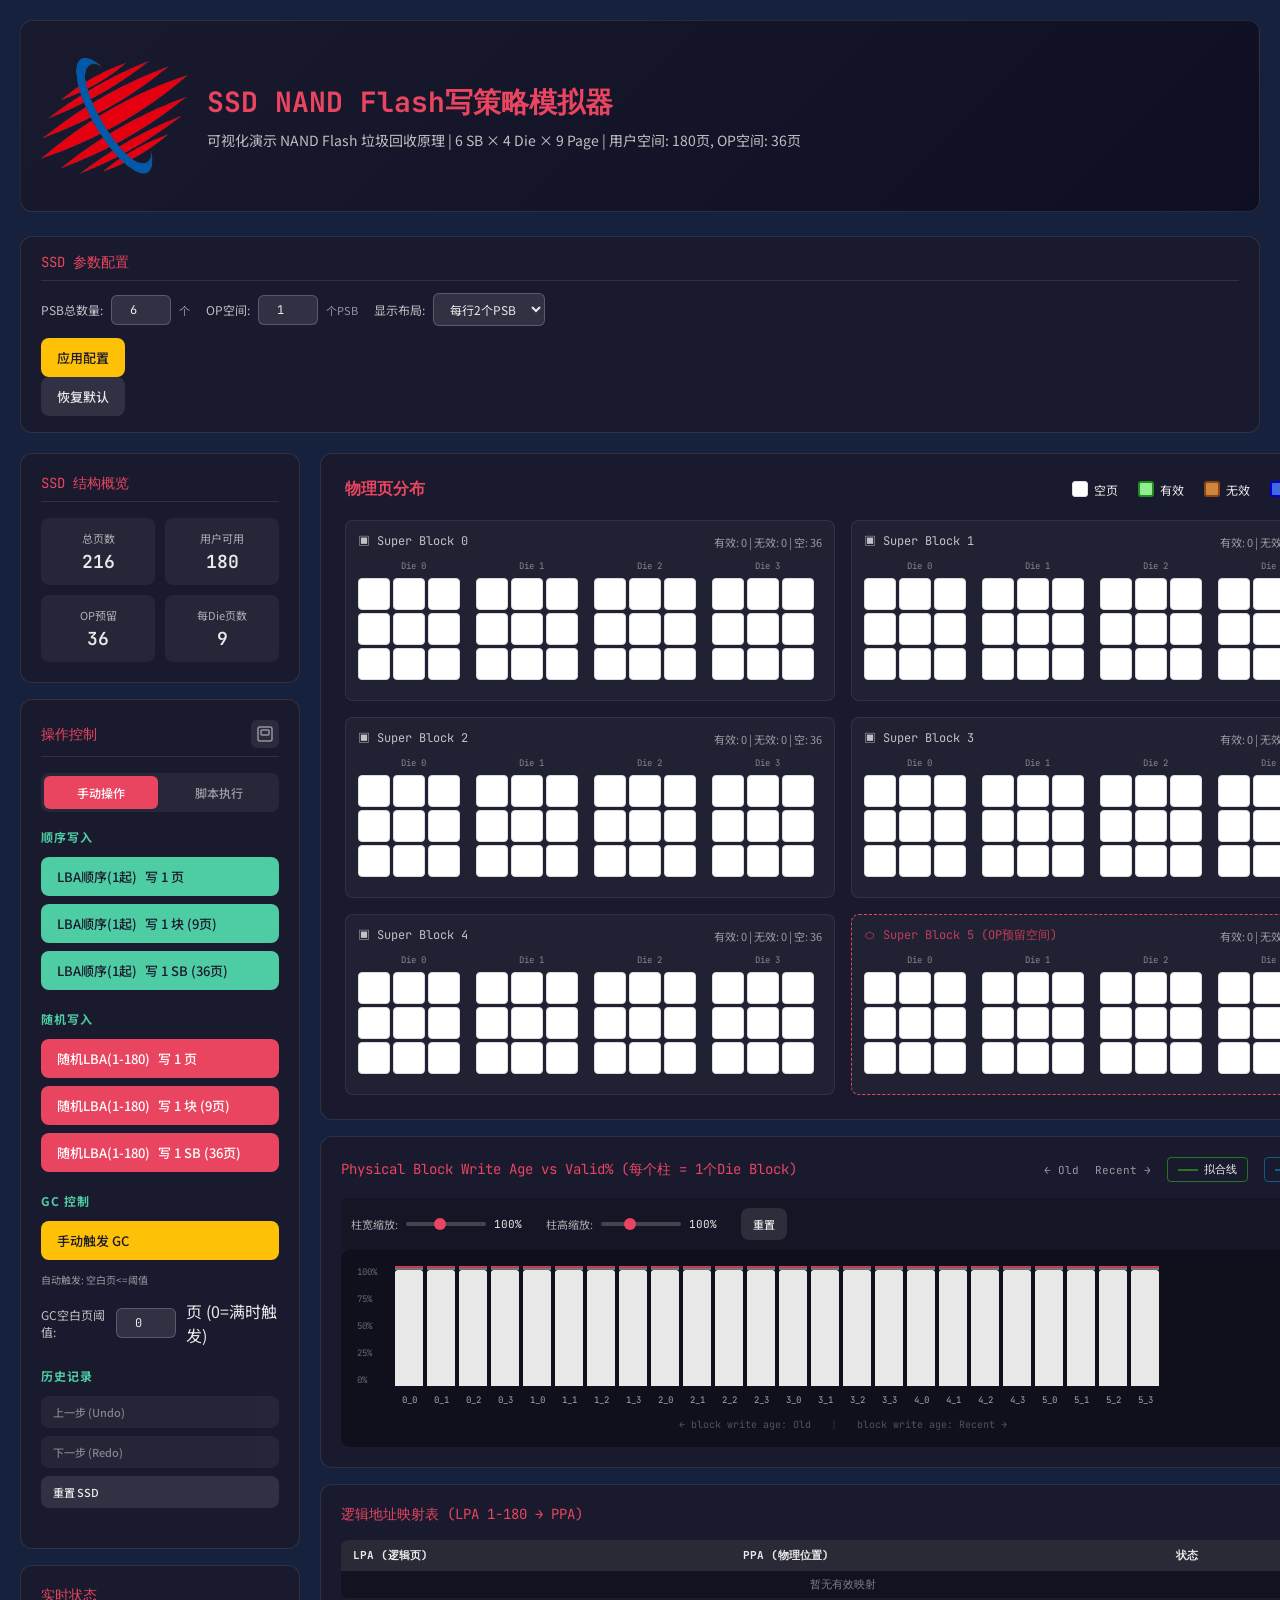
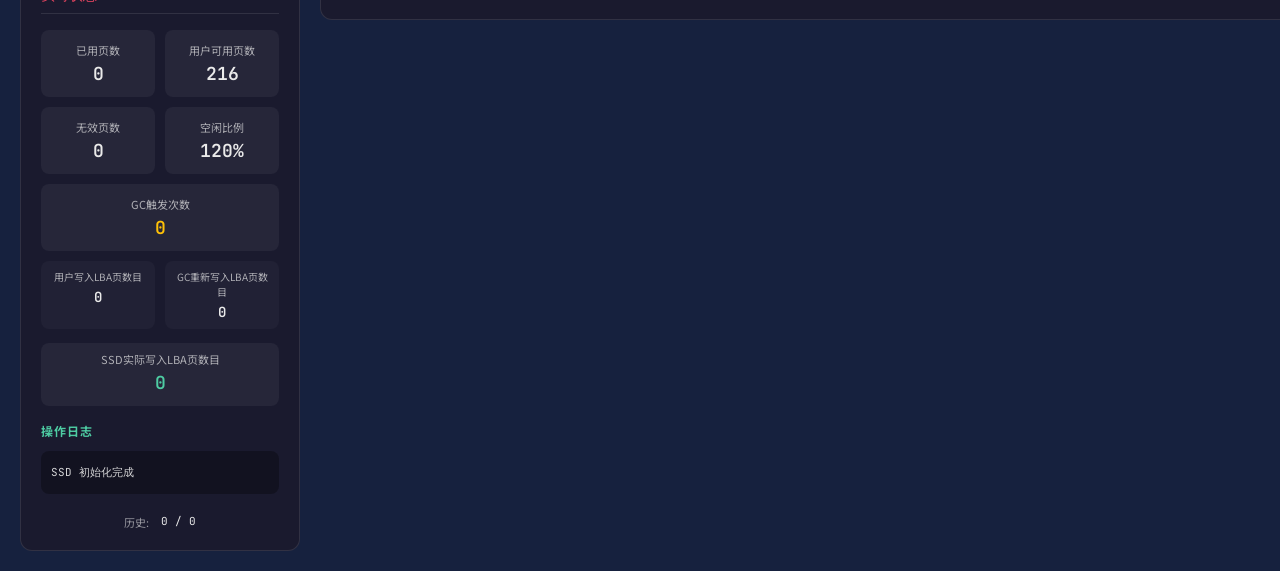
<file: demo/index.html>
<!DOCTYPE html>
<html lang="zh-CN">
<head>
    <meta charset="UTF-8">
    <meta name="viewport" content="width=device-width, initial-scale=1.0">
    <title>SSD GC 模拟器 - 可视化垃圾回收演示</title>
    <link href="https://fonts.googleapis.com/css2?family=JetBrains+Mono:wght@400;500;600;700&family=Noto+Sans+SC:wght@400;500;600;700&display=swap" rel="stylesheet">
    <link rel="stylesheet" href="styles.css">
</head>
<body>
    <div class="container">
        <header class="header-with-logo">
            <div class="header-logo">
                <img src="../LongsysLogo.jpg" alt="Longsys Logo" class="logo-img">
            </div>
            <div class="header-text">
                <h1>SSD NAND Flash写策略模拟器</h1>
                <p>可视化演示 NAND Flash 垃圾回收原理 | <span id="configSummary">6 SB × 4 Die × 9 Page</span></p>
                <!-- <p style="font-size: 12px; opacity: 0.6; margin-top: 4px;">江波龙电子股份有限公司 装备固件组 王卓</p> -->
            </div>
        </header>

        <!-- SSD配置面板 -->
        <div class="config-panel">
            <div class="config-title">SSD 参数配置</div>
            <div class="config-grid">
                <div class="config-item">
                    <label>PSB总数量:</label>
                    <input type="number" id="configTotalSB" value="6" min="2" max="20" onchange="updateSSDConfig()">
                    <span>个</span>
                </div>
                <div class="config-item">
                    <label>OP空间:</label>
                    <input type="number" id="configOPSB" value="1" min="0" max="10" onchange="updateSSDConfig()">
                    <span>个PSB</span>
                </div>
                <div class="config-item">
                    <label>显示布局:</label>
                    <select id="configDisplayMode" onchange="updateDisplayMode()">
                        <option value="1">每行1个PSB</option>
                        <option value="2" selected>每行2个PSB</option>
                    </select>
                </div>
            </div>
            <div style="margin-top: 12px; text-align: center;">
                <button class="btn btn-warning" onclick="applyConfig()">应用配置</button>
                <button class="btn btn-secondary" onclick="resetToDefault()">恢复默认</button>
            </div>
        </div>

        <div class="main-layout">
            <aside class="control-panel">
                <div class="panel">
                    <div class="panel-title">SSD 结构概览</div>
                    <div class="status-grid">
                        <div class="status-item">
                            <div class="label">总页数</div>
                            <div class="value">216</div>
                        </div>
                        <div class="status-item">
                            <div class="label">用户可用</div>
                            <div class="value">180</div>
                        </div>
                        <div class="status-item">
                            <div class="label">OP预留</div>
                            <div class="value">36</div>
                        </div>
                        <div class="status-item">
                            <div class="label">每Die页数</div>
                            <div class="value">9</div>
                        </div>
                    </div>
                </div>

                <div class="panel" style="margin-top: 16px;">
                    <div class="panel-title">
                        <span>操作控制</span>
                        <button class="btn-float-toggle" id="floatToggleBtn" onclick="window.SSDApp.toggleFloatPanel()" title="切换浮窗模式">
                            <svg width="16" height="16" viewBox="0 0 16 16" fill="none" stroke="currentColor" stroke-width="1.5">
                                <rect x="1" y="1" width="14" height="14" rx="2"/>
                                <rect x="4" y="4" width="8" height="5" rx="1"/>
                            </svg>
                        </button>
                    </div>

                    <!-- 操作模式切换 -->
                    <div class="mode-tabs">
                        <button class="mode-tab active" id="modeManual" onclick="switchMode('manual')">手动操作</button>
                        <button class="mode-tab" id="modeScript" onclick="switchMode('script')">脚本执行</button>
                    </div>

                    <!-- 手动模式 -->
                    <div id="manualModePanel">
                        <div class="control-section">
                            <h3>顺序写入</h3>
                            <div class="btn-group">
                                <button class="btn btn-success" onclick="sequentialWrite(1)">
                                    <span>LBA顺序(1起)</span> 写 1 页
                                </button>
                                <button class="btn btn-success" onclick="sequentialWrite(9)">
                                    <span>LBA顺序(1起)</span> 写 1 块 (9页)
                                </button>
                                <button class="btn btn-success" onclick="sequentialWrite(36)">
                                    <span>LBA顺序(1起)</span> 写 1 SB (36页)
                                </button>
                            </div>
                        </div>

                        <div class="control-section">
                            <h3>随机写入</h3>
                            <div class="btn-group">
                                <button class="btn btn-primary" onclick="randomWrite(1)">
                                    <span>随机LBA(1-<span id="randomLbaMax">180</span>)</span> 写 1 页
                                </button>
                                <button class="btn btn-primary" onclick="randomWrite(9)">
                                    <span>随机LBA(1-<span id="randomLbaMax2">180</span>)</span> 写 1 块 (9页)
                                </button>
                                <button class="btn btn-primary" onclick="randomWrite(36)">
                                    <span>随机LBA(1-<span id="randomLbaMax3">180</span>)</span> 写 1 SB (36页)
                                </button>
                            </div>
                        </div>

                        <div class="control-section">
                            <h3>GC 控制</h3>
                            <div class="btn-group">
                                <button class="btn btn-warning" onclick="triggerGC()">
                                    手动触发 GC
                                </button>
                                <div style="font-size: 10px; opacity: 0.6; margin-top: 4px;">
                                    自动触发: 空白页&lt;=阈值
                                </div>
                            </div>
                            <div class="gc-threshold">
                                <label>GC空白页阈值:</label>
                                <input type="number" id="gcFreePagesThreshold" value="0" min="0" max="216" onchange="updateGCTreshold()">
                                <span>页 (0=满时触发)</span>
                            </div>
                        </div>

                        <div class="control-section">
                            <h3>历史记录</h3>
                            <div class="btn-group">
                                <button class="btn btn-secondary btn-icon" onclick="undo()" id="undoBtn">
                                    上一步 (Undo)
                                </button>
                                <button class="btn btn-secondary btn-icon" onclick="redo()" id="redoBtn">
                                    下一步 (Redo)
                                </button>
                                <button class="btn btn-secondary btn-icon" onclick="resetSSD()">
                                    重置 SSD
                                </button>
                            </div>
                        </div>
                    </div>

                    <!-- 脚本模式 -->
                    <div id="scriptModePanel" style="display: none;">
                        <div class="control-section">
                            <div class="script-toolbar">
                                <button class="btn btn-secondary btn-icon" onclick="window.SSDScriptStrategy.exportScript()">📥 导出</button>
                                <label class="btn btn-secondary btn-icon" style="cursor: pointer;">
                                    📤 导入
                                    <input type="file" accept=".json" style="display:none;" onchange="importScriptFile(event)">
                                </label>
                                <button class="btn btn-secondary btn-icon" onclick="showBuiltinScripts()">📋 模板</button>
                            </div>
                        </div>

                        <div class="control-section">
                            <h3>脚本编辑器</h3>
                            <textarea id="scriptEditor" class="script-editor" placeholder="在此粘贴JSON脚本...">{
    "name": "示例脚本",
    "description": "简单写入测试",
    "steps": [
        { "type": "write", "lba": 1, "desc": "写入 LBA 1" },
        { "type": "sequential", "count": 36, "desc": "顺序写入 36 页" }
    ]
}</textarea>
                            <button class="btn btn-success" onclick="loadScriptFromEditor()" style="width:100%; margin-top: 8px;">加载脚本</button>
                        </div>

                        <div class="control-section" id="scriptControls" style="display:none;">
                            <h3>脚本: <span id="scriptName" class="script-name-label">-</span></h3>
                            <div class="script-progress-bar">
                                <div class="script-progress-fill" id="scriptProgress" style="width: 0%;"></div>
                            </div>
                            <div class="script-progress-text" id="scriptProgressText">0 / 0</div>

                            <div class="script-step-control">
                                <button class="btn btn-secondary btn-icon" onclick="window.SSDScriptStrategy.resetAll()">⟲ 复位</button>
                                <button class="btn btn-success btn-icon" id="scriptStepBtn" onclick="scriptStepOnce()">▶ 单步</button>
                                <span class="script-multi-step-group">
                                    <input type="number" class="script-multi-step-input" id="multiStepCount" value="72" min="1" max="999" title="多步步数">
                                    <button class="btn btn-primary btn-icon" id="scriptRunBtn" onclick="scriptRunMultiSteps()">▶▶ 多步</button>
                                </span>
                                <button class="btn btn-warning btn-icon" id="scriptRunAllBtn" onclick="scriptRunAll()">▶▶▶ 全速</button>
                                <button class="btn btn-danger btn-icon" id="scriptStopBtn" style="display:none;" onclick="window.SSDScriptStrategy.abort()">■ 停止</button>
                            </div>

                            <div class="script-options">
                                <label class="script-option">
                                    <input type="checkbox" id="scriptAutoGC" checked>
                                    自动GC
                                </label>
                                <label class="script-option">
                                    速度:
                                    <input type="range" id="scriptSpeed" min="0" max="10" value="5">
                                    <span id="scriptSpeedLabel" class="speed-label">中</span>
                                </label>
                            </div>

                            <div class="script-log-container" id="scriptLogContainer">
                                <div class="log-entry" style="opacity: 0.5;">脚本日志将显示在这里</div>
                            </div>
                        </div>
                    </div>
                </div>

                <div class="panel" style="margin-top: 16px;">
                    <div class="panel-title">实时状态</div>
                    <div class="status-grid">
                        <div class="status-item">
                            <div class="label">已用页数</div>
                            <div class="value" id="usedPages">0</div>
                        </div>
                        <div class="status-item">
                            <div class="label">用户可用页数</div>
                            <div class="value" id="freePages">180</div>
                        </div>
                        <div class="status-item">
                            <div class="label">无效页数</div>
                            <div class="value" id="invalidPages">0</div>
                        </div>
                        <div class="status-item">
                            <div class="label">空闲比例</div>
                            <div class="value" id="freeRatio">100%</div>
                        </div>
                        <div class="status-item" style="grid-column: span 2;">
                            <div class="label">GC触发次数</div>
                            <div class="value" id="gcTriggerCount" style="color: var(--warning);">0</div>
                        </div>
                        <div class="status-item sub-item">
                            <div class="label">用户写入LBA页数目</div>
                            <div class="value" id="userWriteCount">0</div>
                        </div>
                        <div class="status-item sub-item">
                            <div class="label">GC重新写入LBA页数目</div>
                            <div class="value" id="gcWriteCount">0</div>
                        </div>
                        <div class="status-item" style="grid-column: span 2; border-top: 1px solid var(--border); padding-top: 8px; margin-top: 4px;">
                            <div class="label">SSD实际写入LBA页数目</div>
                            <div class="value" id="totalWriteCount" style="color: var(--success);">0</div>
                        </div>
                    </div>

                    <div class="control-section" style="margin-top: 16px;">
                        <h3>操作日志</h3>
                        <div class="log-container" id="logContainer">
                            <div class="log-entry">SSD 初始化完成</div>
                        </div>
                    </div>

                    <div class="history-nav">
                        <span style="font-size: 11px; opacity: 0.6;">历史: </span>
                        <span id="historyPos" style="font-family: 'JetBrains Mono'; font-size: 11px;">0 / 0</span>
                    </div>
                </div>
            </aside>

            <main class="visual-area">
                <div class="ssd-container">
                    <div class="ssd-header">
                        <h2>物理页分布</h2>
                        <div class="ssd-legend">
                            <div class="legend-item">
                                <div class="legend-color" style="background: var(--page-empty); border: 1px solid #ddd;"></div>
                                <span>空页</span>
                            </div>
                            <div class="legend-item">
                                <div class="legend-color" style="background: var(--page-valid); border: 2px solid var(--page-valid-border);"></div>
                                <span>有效</span>
                            </div>
                            <div class="legend-item">
                                <div class="legend-color" style="background: var(--page-invalid); border: 2px solid var(--page-invalid-border);"></div>
                                <span>无效</span>
                            </div>
                            <div class="legend-item">
                                <div class="legend-color" style="background: #4169E1; border: 2px solid #0000CD;"></div>
                                <span>读至RAM</span>
                            </div>
                        </div>
                    </div>
                    <div class="ssd-grid" id="ssdGrid"></div>
                </div>

                <!-- Block Write Age 统计面板 -->
                <div class="stats-panel">
                    <div class="stats-header">
                        <div class="stats-title">Physical Block Write Age vs Valid% (每个柱 = 1个Die Block)</div>
                        <div class="stats-legend">
                            <span class="stats-legend-item">
                                <span class="stats-arrow">← Old</span>
                            </span>
                            <span class="stats-legend-item">
                                <span class="stats-arrow">Recent →</span>
                            </span>
                            <button class="fit-line-toggle" id="fitLineToggle" onclick="window.SSDRenderer.toggleFitLine()" title="显示/隐藏线性拟合线">
                                <span class="fit-line-indicator"></span>
                                拟合线
                            </button>
                            <button class="fit-line-toggle target" id="targetLineToggle" onclick="window.SSDRenderer.toggleTargetLine()" title="显示/隐藏目标拟合线">
                                <span class="target-line-indicator"></span>
                                目标线
                            </button>
                        </div>
                    </div>
                    <div class="stats-controls">
                        <div class="stats-slider-control">
                            <label for="barWidthSlider">柱宽缩放:</label>
                            <input type="range" id="barWidthSlider" min="30" max="200" value="100" oninput="window.SSDRenderer.updateChartScale()">
                            <span id="barWidthValue">100%</span>
                        </div>
                        <div class="stats-slider-control">
                            <label for="barHeightSlider">柱高缩放:</label>
                            <input type="range" id="barHeightSlider" min="50" max="200" value="100" oninput="window.SSDRenderer.updateChartScale()">
                            <span id="barHeightValue">100%</span>
                        </div>
                        <button class="btn btn-secondary btn-icon" onclick="window.SSDRenderer.resetChartScale()" title="重置缩放">重置</button>
                    </div>
                    <div class="stats-chart-container">
                        <div class="stats-chart" id="blockStatsChart">
                            <!-- 柱状图将通过JS动态生成 -->
                        </div>
                    </div>
                </div>

                <div class="mapping-section">
                    <div class="mapping-header">
                        <div class="mapping-title">逻辑地址映射表 (LPA 1-180 → PPA)</div>
                    </div>
                    <div class="mapping-table-container">
                        <table class="mapping-table">
                            <thead>
                                <tr>
                                    <th>LPA (逻辑页)</th>
                                    <th>PPA (物理位置)</th>
                                    <th>状态</th>
                                </tr>
                            </thead>
                            <tbody id="mappingTable"></tbody>
                        </table>
                    </div>
                </div>
            </main>
        </div>
    </div>

    <div class="gc-step-overlay" id="gcOverlay">
        <div class="gc-step-modal" id="gcStepModal">
            <div class="modal-drag-handle" id="gcStepDragHandle"></div>
            <h3 id="gcStepTitle">GC 执行中</h3>
            <p id="gcStepDesc">正在执行垃圾回收...</p>
            <div class="gc-step-progress">
                <div class="gc-step-dot" id="dot1"></div>
                <div class="gc-step-dot" id="dot2"></div>
                <div class="gc-step-dot" id="dot3"></div>
                <div class="gc-step-dot" id="dot4"></div>
            </div>
            <div class="gc-speed-control">
                <label for="gcAnimSpeed">动画速度:</label>
                <input type="range" id="gcAnimSpeed" min="0" max="10" value="5">
                <span id="gcAnimSpeedLabel">5</span>
            </div>
            <button class="btn btn-warning" onclick="gcStepNext()">下一步</button>
        </div>
    </div>

    <!-- GC触发提示弹窗 -->
    <div class="gc-trigger-overlay" id="gcTriggerOverlay">
        <div class="gc-trigger-modal" id="gcTriggerModal">
            <div class="modal-drag-handle" id="gcTriggerDragHandle"></div>
            <h3 id="gcTriggerTitle">GC 触发提示</h3>
            <div id="gcTriggerDesc" style="margin-bottom: 20px;"></div>
            <div style="display: flex; gap: 12px; justify-content: center;">
                <button class="btn btn-warning" onclick="gcTriggerConfirm()">确认执行GC</button>
                <button class="btn btn-secondary" onclick="gcTriggerCancel()">取消</button>
            </div>
        </div>
    </div>

    <!-- 模块化JS（按依赖顺序加载） -->
    <script src="js/config.js"></script>
    <script src="js/state.js"></script>
    <script src="js/utils.js"></script>
    <script src="js/writeStrategy.js"></script>
    <script src="js/gcStrategy.js"></script>
    <script src="js/renderer.js"></script>
    <script src="js/app.js"></script>
    <script src="js/scriptStrategy.js"></script>
    <script src="js/main.js"></script>

    <!-- 脚本模式全局函数 -->
    <script>
    // 速度名称映射表
    const speedNames = ['极慢','很慢','慢','较慢','中','较快','快','很快','极快','最快','跳过'];
    let speedSliderInitialized = false;

    /**
     * 初始化速度滑块和自动GC复选框（只初始化一次，避免重复绑定）
     */
    function initScriptControls() {
        if (speedSliderInitialized) return;

        const speedSlider = document.getElementById('scriptSpeed');
        const speedLabel = document.getElementById('scriptSpeedLabel');
        const autoGCCheckbox = document.getElementById('scriptAutoGC');

        if (speedSlider && speedLabel) {
            // 初始化速度滑块值
            speedSlider.value = window.SSDScriptStrategy.scriptState.speed;
            speedLabel.textContent = speedNames[speedSlider.value];

            speedSlider.addEventListener('input', function() {
                const val = parseInt(this.value);
                window.SSDScriptStrategy.scriptState.speed = val;
                speedLabel.textContent = speedNames[val];
            });
        }

        if (autoGCCheckbox) {
            // 初始化复选框状态
            autoGCCheckbox.checked = window.SSDScriptStrategy.scriptState.autoGC;
            autoGCCheckbox.addEventListener('change', function() {
                window.SSDScriptStrategy.scriptState.autoGC = this.checked;
            });
        }

        // 初始化多步步数默认值 = 2个PSB
        updateMultiStepDefault();

        speedSliderInitialized = true;
    }

    // 更新多步步数默认值（2个PSB的页数）
    function updateMultiStepDefault() {
        const input = document.getElementById('multiStepCount');
        if (input) {
            const defaultCount = CONFIG.pagesPerSuperBlock * 2;
            if (!input.dataset.userSet) {
                input.value = defaultCount;
                input.placeholder = defaultCount.toString();
            }
            input.addEventListener('change', function() {
                this.dataset.userSet = 'true';
            });
        }
    }

    // 模式切换
    function switchMode(mode) {
        const manualPanel = document.getElementById('manualModePanel');
        const scriptPanel = document.getElementById('scriptModePanel');
        const manualTab = document.getElementById('modeManual');
        const scriptTab = document.getElementById('modeScript');

        if (mode === 'script') {
            manualPanel.style.display = 'none';
            scriptPanel.style.display = 'block';
            manualTab.classList.remove('active');
            scriptTab.classList.add('active');
            initScriptControls();
        } else {
            manualPanel.style.display = 'block';
            scriptPanel.style.display = 'none';
            scriptTab.classList.remove('active');
            manualTab.classList.add('active');
        }
    }

    // 从编辑器加载脚本
    function loadScriptFromEditor() {
        const editor = document.getElementById('scriptEditor');
        const result = window.SSDScriptStrategy.loadScript(editor.value);
        if (result.success) {
            document.getElementById('scriptControls').style.display = 'block';
            window.SSDScriptStrategy.updateUI();
        } else {
            alert('脚本加载失败:\n' + result.errors.join('\n'));
        }
    }

    // 从文件导入脚本
    function importScriptFile(event) {
        const file = event.target.files[0];
        if (!file) return;
        window.SSDScriptStrategy.loadFromFile(file).then(result => {
            document.getElementById('scriptControls').style.display = 'block';
            // 同步到编辑器
            const reader = new FileReader();
            reader.onload = (e) => {
                try {
                    const parsed = JSON.parse(e.target.result);
                    document.getElementById('scriptEditor').value = JSON.stringify(parsed, null, 2);
                } catch(e) {}
            };
            reader.readAsText(file);
            window.SSDScriptStrategy.updateUI();
        }).catch(err => {
            alert('导入失败:\n' + (err.errors || ['未知错误']).join('\n'));
        });
        event.target.value = '';
    }

    // 单步执行
    function scriptStepOnce() {
        window.SSDScriptStrategy.stepForward(false);
    }

    // 执行N步
    function scriptRunSteps(count) {
        window.SSDScriptStrategy.runSteps(count);
    }

    // 多步执行（从输入框读取步数）
    function scriptRunMultiSteps() {
        const input = document.getElementById('multiStepCount');
        let count = parseInt(input.value);
        if (isNaN(count) || count < 1) count = 1;
        window.SSDScriptStrategy.runSteps(count);
    }

    // 全速执行所有步骤
    function scriptRunAll() {
        const total = window.SSDScriptStrategy.scriptState.totalSteps;
        const current = window.SSDScriptStrategy.scriptState.currentIndex;
        const remaining = total - current;
        if (remaining > 0) {
            window.SSDScriptStrategy.runSteps(remaining);
        } else {
            window.SSDSimulator.utils.addLog('脚本已全部执行完毕，无需继续执行', 'gc');
        }
    }

    // 显示内置模板
    function showBuiltinScripts() {
        const scripts = window.SSDScriptStrategy.getBuiltinScripts();
        let menu = '选择内置脚本模板:\n\n';
        scripts.forEach((s, i) => {
            menu += `${i + 1}. ${s.name}\n   ${s.description}\n`;
        });
        menu += `\n请输入编号 (1-${scripts.length}):`;
        const choice = prompt(menu);
        if (choice) {
            const idx = parseInt(choice) - 1;
            if (idx >= 0 && idx < scripts.length) {
                const script = scripts[idx];
                document.getElementById('scriptEditor').value = JSON.stringify(script, null, 2);
                const loadResult = window.SSDScriptStrategy.loadScript(script);
                if (loadResult.success) {
                    document.getElementById('scriptControls').style.display = 'block';
                    window.SSDScriptStrategy.updateUI();
                }
            } else {
                alert('无效选择');
            }
        }
    }

    // 页面加载后初始化脚本控件
    document.addEventListener('DOMContentLoaded', function() {
        initScriptControls();
    });
    </script>
</body>
</html>
</file>
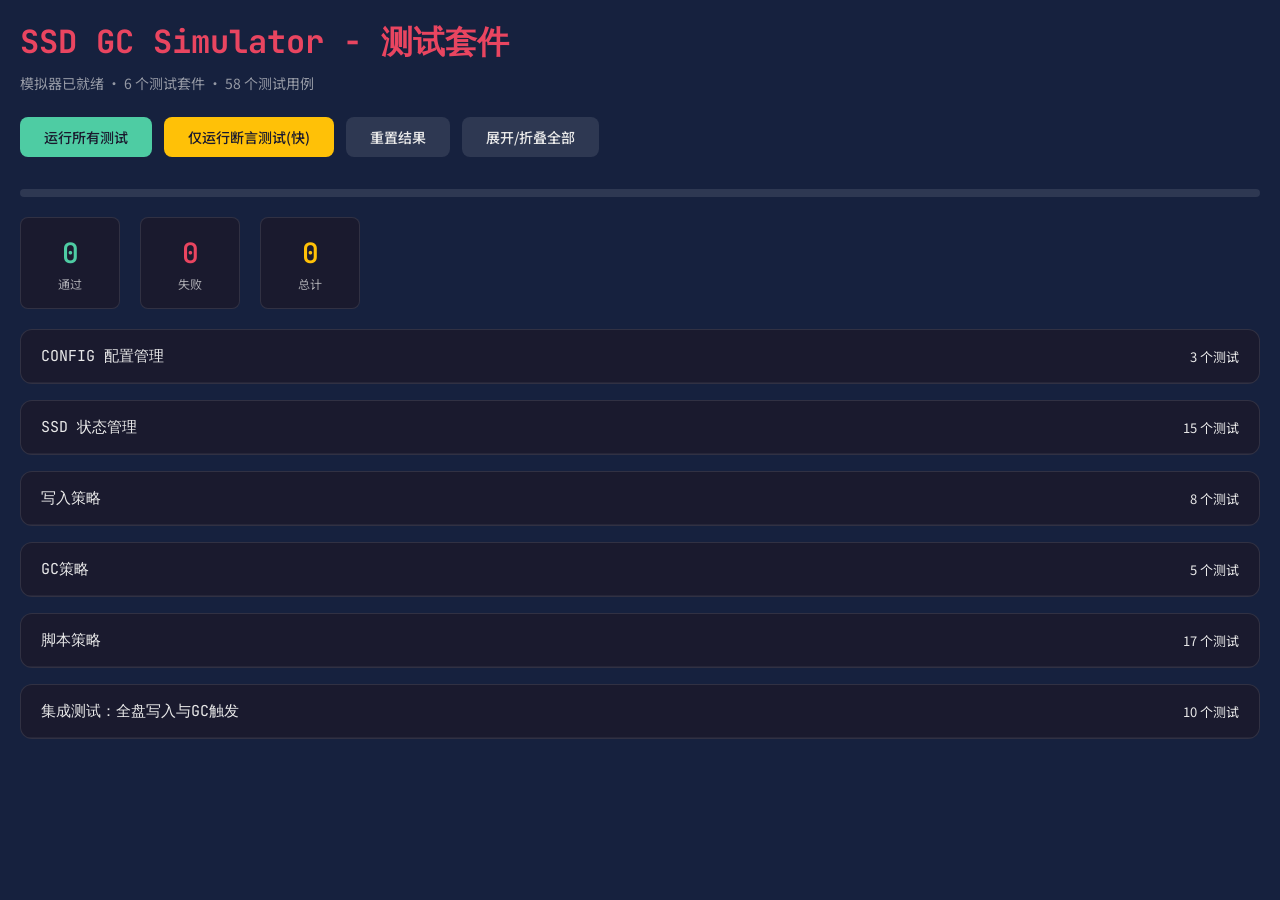
<file: demo/__tests__/test_runner.html>
<!DOCTYPE html>
<html lang="zh-CN">
<head>
    <meta charset="UTF-8">
    <meta name="viewport" content="width=device-width, initial-scale=1.0">
    <title>SSD GC Simulator - 测试套件</title>
    <link href="https://fonts.googleapis.com/css2?family=JetBrains+Mono:wght@400;500;600;700&family=Noto+Sans+SC:wght@400;500;600;700&display=swap" rel="stylesheet">
    <style>
        * { margin: 0; padding: 0; box-sizing: border-box; }
        body {
            font-family: 'Noto Sans SC', sans-serif;
            background: #16213e;
            color: #eaeaea;
            padding: 20px;
        }
        h1 {
            font-family: 'JetBrains Mono', monospace;
            color: #e94560;
            margin-bottom: 8px;
        }
        .subtitle { opacity: 0.6; font-size: 14px; margin-bottom: 24px; }
        .test-summary {
            display: flex; gap: 20px; margin-bottom: 20px; flex-wrap: wrap;
        }
        .summary-card {
            background: #1a1a2e; border-radius: 8px; padding: 16px 24px;
            border: 1px solid rgba(255,255,255,0.1); text-align: center; min-width: 100px;
        }
        .summary-card .number {
            font-family: 'JetBrains Mono', monospace; font-size: 28px; font-weight: 600;
        }
        .summary-card .label { font-size: 12px; opacity: 0.7; margin-top: 4px; }
        .summary-card.pass .number { color: #4ecca3; }
        .summary-card.fail .number { color: #e94560; }
        .summary-card.total .number { color: #ffc107; }

        .suite {
            background: #1a1a2e; border-radius: 12px; margin-bottom: 16px;
            border: 1px solid rgba(255,255,255,0.1); overflow: hidden;
        }
        .suite-header {
            padding: 16px 20px; cursor: pointer; user-select: none;
            display: flex; justify-content: space-between; align-items: center;
            border-bottom: 1px solid rgba(255,255,255,0.05);
        }
        .suite-header:hover { background: rgba(255,255,255,0.03); }
        .suite-title { font-family: 'JetBrains Mono', monospace; font-size: 15px; }
        .suite-status { font-size: 13px; }
        .suite-body { padding: 0 20px 16px; display: none; }
        .suite-body.open { display: block; }

        .test-case {
            display: flex; justify-content: space-between; align-items: center;
            padding: 8px 0; border-bottom: 1px solid rgba(255,255,255,0.03);
            font-size: 13px;
        }
        .test-case:last-child { border-bottom: none; }
        .test-name { flex: 1; }
        .test-detail { font-size: 11px; opacity: 0.6; margin-left: 12px; }
        .test-result { font-family: 'JetBrains Mono', monospace; font-size: 12px; margin-left: 12px; min-width: 48px; text-align: right; }
        .test-result.pass { color: #4ecca3; }
        .test-result.fail { color: #e94560; }
        .test-result.skip { color: #666; }

        .btn {
            font-family: 'Noto Sans SC', sans-serif;
            padding: 10px 24px; border: none; border-radius: 8px;
            cursor: pointer; font-size: 14px; font-weight: 500;
            transition: all 0.2s ease; margin-right: 8px; margin-bottom: 16px;
        }
        .btn-primary { background: #e94560; color: white; }
        .btn-primary:hover { background: #ff6b8a; }
        .btn-success { background: #4ecca3; color: #1a1a2e; }
        .btn-success:hover { background: #6fe8b8; }
        .btn-warning { background: #ffc107; color: #1a1a2e; }
        .btn-secondary { background: rgba(255,255,255,0.1); color: #eaeaea; }
        .btn-secondary:hover { background: rgba(255,255,255,0.2); }
        .btn:disabled { opacity: 0.5; cursor: not-allowed; }

        .assertion-pass { color: #4ecca3; }
        .assertion-fail { color: #e94560; font-weight: bold; }

        .progress-bar {
            width: 100%; height: 8px; background: rgba(255,255,255,0.1);
            border-radius: 4px; margin-bottom: 20px; overflow: hidden;
        }
        .progress-fill {
            height: 100%; background: linear-gradient(90deg, #4ecca3, #e94560);
            border-radius: 4px; transition: width 0.3s ease; width: 0%;
        }
        pre {
            font-family: 'JetBrains Mono', monospace; font-size: 11px;
            background: rgba(0,0,0,0.3); padding: 10px; border-radius: 6px;
            margin-top: 8px; max-height: 200px; overflow: auto;
        }
        .test-error { color: #e94560; }
    </style>
</head>
<body>
    <h1>SSD GC Simulator - 测试套件</h1>
    <p class="subtitle">单元测试 &amp; 集成测试 · 直接在浏览器中运行</p>

    <div style="margin-bottom: 16px;">
        <button class="btn btn-success" onclick="runAllTests()">运行所有测试</button>
        <button class="btn btn-warning" onclick="runAllAssertionTests()" id="assertOnlyBtn">仅运行断言测试(快)</button>
        <button class="btn btn-secondary" onclick="resetAllResults()">重置结果</button>
        <button class="btn btn-secondary" onclick="toggleAll()">展开/折叠全部</button>
    </div>

    <div class="progress-bar"><div class="progress-fill" id="progressFill"></div></div>

    <div class="test-summary">
        <div class="summary-card pass">
            <div class="number" id="passCount">0</div>
            <div class="label">通过</div>
        </div>
        <div class="summary-card fail">
            <div class="number" id="failCount">0</div>
            <div class="label">失败</div>
        </div>
        <div class="summary-card total">
            <div class="number" id="totalCount">0</div>
            <div class="label">总计</div>
        </div>
    </div>

    <div id="testSuites"></div>

    <!-- 引入模拟器模块（内存模式，无需DOM渲染） -->
    <script src="../js/config.js"></script>
    <script src="../js/state.js"></script>
    <script src="../js/utils.js"></script>
    <script src="../js/writeStrategy.js"></script>
    <script src="../js/gcStrategy.js"></script>
    <script src="../js/renderer.js"></script>
    <script src="../js/app.js"></script>
    <script src="../js/scriptStrategy.js"></script>
    <script src="../js/main.js"></script>

    <script>
    // ============================================================
    //  测试框架核心
    // ============================================================

    // 等待模拟器初始化
    let simReady = false;
    function waitForSimulator(callback, attempts = 0) {
        if (window.SSDSimulator && window.SSDSimulator.state) {
            simReady = true;
            callback();
        } else if (attempts < 50) {
            setTimeout(() => waitForSimulator(callback, attempts + 1), 100);
        } else {
            console.error('Simulator failed to initialize');
        }
    }

    // Test registry
    const testSuites = [];
    let currentSuite = null;
    let passCount = 0, failCount = 0, totalCount = 0;

    function describe(name, fn) {
        currentSuite = { name, tests: [], beforeAll: null, afterAll: null };
        fn();
        testSuites.push(currentSuite);
        currentSuite = null;
    }

    function beforeAll(fn) { if (currentSuite) currentSuite.beforeAll = fn; }
    function afterAll(fn) { if (currentSuite) currentSuite.afterAll = fn; }

    function it(name, fn) {
        if (currentSuite) currentSuite.tests.push({ name, fn });
    }

    // 断言工具
    function assert(condition, message) {
        if (!condition) throw new Error(message || 'Assertion failed');
    }
    function assertEq(actual, expected, msg) {
        if (actual !== expected) {
            throw new Error(`${msg || ''} 期望 ${JSON.stringify(expected)}, 实际 ${JSON.stringify(actual)}`);
        }
    }
    function assertNeq(actual, expected, msg) {
        if (actual === expected) {
            throw new Error(`${msg || ''} 不应该等于 ${JSON.stringify(expected)}`);
        }
    }
    function assertGte(actual, expected, msg) {
        if (actual < expected) {
            throw new Error(`${msg || ''} 期望 >= ${expected}, 实际 ${actual}`);
        }
    }
    function assertLte(actual, expected, msg) {
        if (actual > expected) {
            throw new Error(`${msg || ''} 期望 <= ${expected}, 实际 ${actual}`);
        }
    }
    function assertInRange(actual, lo, hi, msg) {
        if (actual < lo || actual > hi) {
            throw new Error(`${msg || ''} 期望在 [${lo}, ${hi}] 范围内, 实际 ${actual}`);
        }
    }
    function assertThrows(fn, msg) {
        let threw = false;
        try { fn(); } catch(e) { threw = true; }
        if (!threw) throw new Error(msg || '期望抛出异常但未抛出');
    }

    // ============================================================
    //  测试用例
    // ============================================================

    // ---- 模块1: 配置管理 ----
    describe('CONFIG 配置管理', () => {

        beforeAll(() => {
            // 确保使用默认配置
            CONFIG.totalSuperBlocks = 6;
            CONFIG.opSuperBlocks = 1;
            CONFIG.dieCount = 4;
            CONFIG.pagesPerBlock = 9;
            window.SSDConfig.updateConfigDerived();
        });

        it('默认配置值正确', () => {
            assertEq(CONFIG.totalSuperBlocks, 6, 'totalSuperBlocks');
            assertEq(CONFIG.opSuperBlocks, 1, 'opSuperBlocks');
            assertEq(CONFIG.dieCount, 4, 'dieCount');
            assertEq(CONFIG.pagesPerBlock, 9, 'pagesPerBlock');
        });

        it('派生值计算正确', () => {
            assertEq(CONFIG.pagesPerSuperBlock, 36, 'pagesPerSuperBlock = 4×9');
            assertEq(CONFIG.userPages, 180, 'userPages = (6-1)×36');
            assertEq(CONFIG.totalPages, 216, 'totalPages = 6×36');
        });

        it('OP空间为最后一个SB', () => {
            const opStart = CONFIG.totalSuperBlocks - CONFIG.opSuperBlocks;
            assertEq(opStart, 5, 'OP从SB5开始');
        });
    });

    // ---- 模块2: SSD状态管理 ----
    describe('SSD 状态管理', () => {

        beforeEach = function() {
            window.SSDState.initSSD();
        };

        it('初始化后所有页为空', () => {
            window.SSDState.initSSD();
            const pages = window.SSDState.ssdState.pages;
            assertEq(pages.length, 216, '216页');
            assertEq(pages.filter(p => p.state === 'empty').length, 216, '全部为空');
        });

        it('LBA映射表为空', () => {
            window.SSDState.initSSD();
            assertEq(window.SSDState.ssdState.lpaToPpa.size, 0, '无LPA映射');
            assertEq(window.SSDState.ssdState.ppaToLpa.size, 0, '无PPA映射');
        });

        it('初始化后历史记录包含初始状态', () => {
            window.SSDState.initSSD();
            assertGte(window.SSDState.ssdState.history.length, 1, '至少1条历史');
            assertEq(window.SSDState.ssdState.historyIndex, 0, '索引=0');
        });

        it('getSuperBlockPages 返回正确的页数', () => {
            window.SSDState.initSSD();
            for (let sb = 0; sb < 6; sb++) {
                const pages = window.SSDState.getSuperBlockPages(sb);
                assertEq(pages.length, 36, `SB${sb}应有36页`);
            }
        });

        it('getBlockPages 返回正确的页数', () => {
            window.SSDState.initSSD();
            for (let sb = 0; sb < 6; sb++) {
                for (let die = 0; die < 4; die++) {
                    const pages = window.SSDState.getBlockPages(sb, die);
                    assertEq(pages.length, 9, `SB${sb} Die${die}应有9页`);
                }
            }
        });

        it('selectBestPsb 初始返回SB0', () => {
            window.SSDState.initSSD();
            assertEq(window.SSDState.selectBestPsb(), 0, '初始所有SB空页数相同，选SB0');
        });

        it('getFreePagesCount 初始=216', () => {
            window.SSDState.initSSD();
            assertEq(window.SSDState.getFreePagesCount(), 216, '216个空页');
        });

        it('getUsedPagesCount 初始=0', () => {
            window.SSDState.initSSD();
            assertEq(window.SSDState.getUsedPagesCount(), 0);
        });

        it('getInvalidPagesCount 初始=0', () => {
            window.SSDState.initSSD();
            assertEq(window.SSDState.getInvalidPagesCount(), 0);
        });

        it('PSB指针初始指向SB0', () => {
            window.SSDState.initSSD();
            assertEq(window.SSDState.ssdState.currentPsb, 0);
        });

        it('顺序LBA指针从1开始', () => {
            window.SSDState.initSSD();
            assertEq(window.SSDState.ssdState.sequentialLpa, 1);
        });

        it('blockWriteCounter 初始正确', () => {
            window.SSDState.initSSD();
            for (let sb = 0; sb < 6; sb++) {
                for (let die = 0; die < 4; die++) {
                    assertEq(window.SSDState.ssdState.blockWriteCounter[`${sb}_${die}`], -1, `SB${sb}_Die${die}初始=-1`);
                }
            }
            assertEq(window.SSDState.ssdState.globalWriteCounter, 0, 'globalWriteCounter初始=0');
        });

        it('每个Page的PPA唯一且按顺序', () => {
            window.SSDState.initSSD();
            const ppas = window.SSDState.ssdState.pages.map(p => p.ppa);
            const unique = new Set(ppas);
            assertEq(unique.size, 216, '所有PPA唯一');
            for (let i = 0; i < 216; i++) {
                assertEq(ppas[i], i, `PPA[${i}] = ${i}`);
            }
        });

        it('页的sb/die/page字段正确关联', () => {
            window.SSDState.initSSD();
            // 验证: SB0 Die0 Page0 = ppa 0, SB0 Die0 Page8 = ppa 8, SB0 Die1 Page0 = ppa 9
            const p0 = window.SSDState.ssdState.pages[0];
            assertEq(p0.sb, 0);
            assertEq(p0.die, 0);
            assertEq(p0.page, 0);
            assertEq(p0.block, 0);

            const p8 = window.SSDState.ssdState.pages[8];
            assertEq(p8.sb, 0);
            assertEq(p8.die, 0);
            assertEq(p8.page, 8);

            const p9 = window.SSDState.ssdState.pages[9];
            assertEq(p9.sb, 0);
            assertEq(p9.die, 1);
            assertEq(p9.page, 0);
        });

        it('saveState和undo恢复正确', () => {
            window.SSDState.initSSD();
            // 保存状态后修改
            window.SSDState.ssdState.pages[0].state = 'valid';
            const beforeUndo = window.SSDState.ssdState.pages[0].state;
            assertEq(beforeUndo, 'valid', '确认已修改');

            // undo
            window.SSDState.undo();
            assertEq(window.SSDState.ssdState.pages[0].state, 'empty', 'undo后恢复为空');
        });
    });

    // ---- 模块3: 写入策略 ----
    describe('写入策略', () => {

        beforeAll(() => {
            window.SSDState.initSSD();
            // 替换渲染器让它不操作DOM
            if (!window._origRenderer) {
                window._origRenderer = window.SSDSimulator.renderer;
                window.SSDSimulator.renderer = {
                    renderSSD: function(){},
                    updateMappingTable: function(){},
                    updateBlockStatsPanel: function(){}
                };
            }
            // 禁用自动GC弹窗
            CONFIG.gcFreePagesThreshold = 0;
        });

        afterAll(() => {
            if (window._origRenderer) {
                window.SSDSimulator.renderer = window._origRenderer;
            }
        });

        it('顺序写入单页后状态正确', () => {
            window.SSDState.initSSD();
            const result = window.SSDWriteStrategy.writeSingleLba(1, false);
            assertNeq(result, null, '写入成功');
            assertEq(result.lpa, 1);
            assertEq(result.sb, 0);
            assertEq(result.die, 0);
            assertEq(result.page, 0);

            const page = window.SSDState.ssdState.pages[0];
            assertEq(page.state, 'valid');
            assertEq(page.lpa, 1);
            assertEq(window.SSDState.ssdState.lpaToPpa.get(1), 0);
            assertEq(window.SSDState.ssdState.userWriteCount, 1);
        });

        it('写入后PSB自动切换', () => {
            window.SSDState.initSSD();
            // SB0有36页，写满后应自动切换到其他SB
            for (let i = 1; i <= 36; i++) {
                window.SSDWriteStrategy.writeSingleLba(i, false);
            }
            // LBA1-36写满SB0
            assertEq(window.SSDState.ssdState.currentPsb, 0, '写满后才切换');
            // 再写1页，应该切换
            window.SSDWriteStrategy.writeSingleLba(37, false);
            assertNeq(window.SSDState.ssdState.currentPsb, 0, 'SB0写满后应切换PSB');
        });

        it('覆写旧页标记为invalid', () => {
            window.SSDState.initSSD();
            window.SSDWriteStrategy.writeSingleLba(1, false); // LBA1 → PPA0
            window.SSDWriteStrategy.writeSingleLba(1, false); // LBA1 → PPA1 (覆写)
            const oldPage = window.SSDState.ssdState.pages[0];
            const newPage = window.SSDState.ssdState.pages[1];
            assertEq(oldPage.state, 'invalid', '旧页标记为invalid');
            assertEq(newPage.state, 'valid', '新页为valid');
            assertEq(newPage.lpa, 1, '新页指向LBA1');
            assertEq(window.SSDState.ssdState.lpaToPpa.get(1), 1, '映射更新到新PPA');
        });

        it('顺序写入36页填满SB0后正确切换', () => {
            window.SSDState.initSSD();
            window.SSDWriteStrategy.sequentialWrite(36);
            assertEq(window.SSDState.ssdState.userWriteCount, 36, '写入36页');
            // SB0已满，但currentPsb可能仍是SB0（直到下一次写入才切换）
            const sb0Free = window.SSDState.getSuperBlockPages(0).filter(p => p.state === 'empty').length;
            assertEq(sb0Free, 0, 'SB0空页为0');
        });

        it('随机写入产生有效的LBA', () => {
            window.SSDState.initSSD();
            window.SSDWriteStrategy.randomWrite(10);
            assertEq(window.SSDState.ssdState.userWriteCount, 10, '写入10页');
            // 验证所有写入的LBA在1~180范围内
            for (let lpa = 1; lpa <= CONFIG.userPages; lpa++) {
                if (window.SSDState.ssdState.lpaToPpa.has(lpa)) {
                    const ppa = window.SSDState.ssdState.lpaToPpa.get(lpa);
                    const page = window.SSDState.ssdState.pages[ppa];
                    assertInRange(page.lpa, 1, CONFIG.userPages, `LBA ${page.lpa} 在范围内`);
                }
            }
        });

        it('顺序写入180页填满用户空间', () => {
            window.SSDState.initSSD();
            // 写入180页（填满5个SB用户空间）
            for (let i = 1; i <= 180; i++) {
                window.SSDWriteStrategy.writeSingleLba(i, false);
            }
            assertEq(window.SSDState.ssdState.userWriteCount, 180, '写入180页');
            const freePages = window.SSDState.getFreePagesCount();
            assertEq(freePages, 36, '剩余36个空页（OP空间）');
        });

        it('超量写入触发OP空间使用', () => {
            window.SSDState.initSSD();
            // 写入216页（填满全部物理空间）
            for (let i = 1; i <= 216; i++) {
                const lpa = ((i - 1) % CONFIG.userPages) + 1;
                window.SSDWriteStrategy.writeSingleLba(lpa, false);
            }
            assertEq(window.SSDState.getFreePagesCount(), 0, '无空页');
            // 应有无效页（因为覆写）
            assertGte(window.SSDState.getInvalidPagesCount(), 36, '至少有36个无效页');
        });

        it('writeSingleLba在无空闲页时返回null', () => {
            window.SSDState.initSSD();
            // 模拟所有SB都写满的场景
            // 先写入全部216页，每页写入不同的LBA
            let lpa = 1;
            for (let ppa = 0; ppa < 216; ppa++) {
                const page = window.SSDState.ssdState.pages[ppa];
                page.state = 'valid';
                page.lpa = lpa;
                window.SSDState.ssdState.lpaToPpa.set(lpa, ppa);
                window.SSDState.ssdState.ppaToLpa.set(ppa, lpa);
                lpa++;
                if (lpa > 180) lpa = 1;
            }
            window.SSDState.ssdState.userWriteCount = 216;
            window.SSDState.ssdState.currentPsb = 0;
            // 现在所有的SB的currentPsb应该没有空页了
            const result = window.SSDWriteStrategy.writeSingleLba(1, false);
            assertEq(result, null, '无空闲页时返回null');
        });
    });

    // ---- 模块4: GC策略 ----
    describe('GC策略', () => {

        beforeAll(() => {
            window.SSDState.initSSD();
            CONFIG.gcFreePagesThreshold = 0;
        });

        it('无效页为空时selectVictimPsb返回undefined', () => {
            window.SSDState.initSSD();
            const victim = window.SSDGCStrategy.selectVictimPsb();
            assertEq(victim, undefined, '没有无效页时无victim');
        });

        it('selectVictimPsb选择无效页最多的SB', () => {
            window.SSDState.initSSD();
            // 手动制造SB0有10个无效页，SB1有5个
            for (let i = 0; i < 10; i++) {
                window.SSDState.ssdState.pages[i].state = 'invalid';
                window.SSDState.ssdState.pages[i].lpa = i + 1;
            }
            for (let i = 36; i < 41; i++) {
                window.SSDState.ssdState.pages[i].state = 'invalid';
                window.SSDState.ssdState.pages[i].lpa = i + 1 - 36 + 100;
            }
            const victim = window.SSDGCStrategy.selectVictimPsb();
            assertNeq(victim, undefined);
            assertEq(victim.sb, 0, 'SB0有10个无效页，应为victim');
        });

        it('triggerGC在无无效页时返回', () => {
            window.SSDState.initSSD();
            // 不报错即可
            window.SSDGCStrategy.triggerGC();
            assertEq(true, true);
        });

        it('GC计数器正常工作', () => {
            window.SSDState.initSSD();
            assertEq(window.SSDState.ssdState.gcTriggerCount, 0);
            // 触发的完整GC流程由弹窗控制，这里只检查GC相关状态定义正确
            assertEq(typeof window.SSDGCStrategy.selectVictimPsb, 'function');
        });

        it('PSB无效页统计工具正常工作', () => {
            window.SSDState.initSSD();
            // 在空盘上
            const stats = window.SSDUtils.getPsbInvalidCounts();
            assertEq(stats.length, 6, '6个PSB');
            stats.forEach(s => {
                assertEq(s.invalidCount, 0, `SB${s.sb}无效页=0`);
                assertEq(s.emptyCount, 36, `SB${s.sb}空页=36`);
                assertEq(s.validCount, 0, `SB${s.sb}有效页=0`);
            });
        });
    });

    // ---- 模块5: 脚本策略 ----
    describe('脚本策略', () => {

        beforeEach = function() {
            window.SSDState.initSSD();
        };

        it('校验空脚本为无效', () => {
            const result = window.SSDScriptStrategy.validateScript(null);
            assertEq(result.valid, false);
        });

        it('校验缺少steps的脚本为无效', () => {
            const result = window.SSDScriptStrategy.validateScript({ name: 'test' });
            assertEq(result.valid, false);
        });

        it('校验空steps为无效', () => {
            const result = window.SSDScriptStrategy.validateScript({ name: 'test', steps: [] });
            assertEq(result.valid, false);
        });

        it('校验合法的write步骤', () => {
            const result = window.SSDScriptStrategy.validateScript({
                steps: [{ type: 'write', lba: 1 }]
            });
            assertEq(result.valid, true);
        });

        it('校验lba=0的write步骤为无效', () => {
            const result = window.SSDScriptStrategy.validateScript({
                steps: [{ type: 'write', lba: 0 }]
            });
            assertEq(result.valid, false);
        });

        it('校验未知type为无效', () => {
            const result = window.SSDScriptStrategy.validateScript({
                steps: [{ type: 'unknown_type' }]
            });
            assertEq(result.valid, false);
        });

        it('校验batch_write的lbas数组', () => {
            const valid = window.SSDScriptStrategy.validateScript({
                steps: [{ type: 'batch_write', lbas: [1,2,3] }]
            });
            assertEq(valid.valid, true);

            const invalid = window.SSDScriptStrategy.validateScript({
                steps: [{ type: 'batch_write', lbas: [] }]
            });
            assertEq(invalid.valid, false);
        });

        it('校验overwrite步骤', () => {
            const valid = window.SSDScriptStrategy.validateScript({
                steps: [{ type: 'overwrite', lba: 1, count: 5 }]
            });
            assertEq(valid.valid, true);

            const invalid = window.SSDScriptStrategy.validateScript({
                steps: [{ type: 'overwrite', lba: 1, count: 0 }]
            });
            assertEq(invalid.valid, false);
        });

        it('校验random步骤', () => {
            const valid = window.SSDScriptStrategy.validateScript({
                steps: [{ type: 'random', count: 10 }]
            });
            assertEq(valid.valid, true);
        });

        it('校验assert步骤', () => {
            const valid = window.SSDScriptStrategy.validateScript({
                steps: [{ type: 'assert_free_pages', op: '>=', value: 10 }]
            });
            assertEq(valid.valid, true);
        });

        it('校验loop步骤', () => {
            const valid = window.SSDScriptStrategy.validateScript({
                steps: [{ type: 'loop', count: 3, steps: [
                    { type: 'write', lba: 1 }
                ]}]
            });
            assertEq(valid.valid, true);

            const invalid = window.SSDScriptStrategy.validateScript({
                steps: [{ type: 'loop', count: 3, steps: [] }]
            });
            assertEq(invalid.valid, false);
        });

        it('加载合法脚本后 loaded=true', () => {
            const result = window.SSDScriptStrategy.loadScript({
                name: 'test',
                steps: [{ type: 'write', lba: 1 }]
            });
            assertEq(result.success, true);
            assertEq(window.SSDScriptStrategy.scriptState.loaded, true);
            assertEq(window.SSDScriptStrategy.scriptState.totalSteps, 1);
        });

        it('loop展开后steps数量正确', () => {
            const result = window.SSDScriptStrategy.loadScript({
                steps: [
                    { type: 'write', lba: 1 },
                    { type: 'loop', count: 3, steps: [
                        { type: 'write', lba: 2 }
                    ]},
                    { type: 'write', lba: 3 }
                ]
            });
            assertEq(result.success, true);
            assertEq(window.SSDScriptStrategy.scriptState.totalSteps, 5, '1 + 3 + 1 = 5 步');
        });

        it('单步执行后索引递增', () => {
            window.SSDScriptStrategy.loadScript({
                steps: [{ type: 'write', lba: 1 }, { type: 'write', lba: 2 }]
            });
            window.SSDScriptStrategy.stepForward(false);
            assertEq(window.SSDScriptStrategy.scriptState.currentIndex, 1);
            window.SSDScriptStrategy.stepForward(false);
            assertEq(window.SSDScriptStrategy.scriptState.currentIndex, 2);
        });

        it('脚本执行完成后索引=totalSteps', () => {
            window.SSDScriptStrategy.loadScript({
                steps: [{ type: 'write', lba: 1 }]
            });
            window.SSDScriptStrategy.stepForward(false);
            assertEq(window.SSDScriptStrategy.scriptState.currentIndex, 1);
            assertEq(window.SSDScriptStrategy.scriptState.totalSteps, 1);
        });

        it('内置脚本模板至少有一个可用', () => {
            const scripts = window.SSDScriptStrategy.getBuiltinScripts();
            assertGte(scripts.length, 1, '至少有1个内置模板');
            const result = window.SSDScriptStrategy.validateScript(scripts[0]);
            assertEq(result.valid, true, '内置模板1校验通过');
        });

        it('重置执行回到起点', () => {
            window.SSDScriptStrategy.loadScript({
                steps: [{ type: 'write', lba: 1 }, { type: 'write', lba: 2 }]
            });
            window.SSDScriptStrategy.stepForward(false);
            assertEq(window.SSDScriptStrategy.scriptState.currentIndex, 1);
            window.SSDScriptStrategy.resetExecution();
            assertEq(window.SSDScriptStrategy.scriptState.currentIndex, 0);
        });
    });

    // ---- 模块6: 集成测试 ----
    describe('集成测试：全盘写入与GC触发', () => {

        beforeAll(() => {
            CONFIG.gcFreePagesThreshold = 0;
        });

        it('顺序写入216页后物理盘满', () => {
            window.SSDState.initSSD();
            // 写入不同的LBA
            for (let i = 1; i <= 180; i++) {
                window.SSDWriteStrategy.writeSingleLba(i, false);
            }
            // 再覆写部分LBA，填满OP空间
            for (let i = 1; i <= 36; i++) {
                window.SSDWriteStrategy.writeSingleLba(i, false);
            }
            assertEq(window.SSDState.getFreePagesCount(), 0, '无空闲页');
            assertGte(window.SSDState.getInvalidPagesCount(), 36, '有无效页（可GC回收）');
        });

        it('覆写制造invalid页验证', () => {
            window.SSDState.initSSD();
            // 写入LBA1-LBA36
            for (let i = 1; i <= 36; i++) {
                window.SSDWriteStrategy.writeSingleLba(i, false);
            }
            assertEq(window.SSDState.getInvalidPagesCount(), 0, '初次写入无无效页');
            // 全部覆写一次
            for (let i = 1; i <= 36; i++) {
                window.SSDWriteStrategy.writeSingleLba(i, false);
            }
            assertEq(window.SSDState.getInvalidPagesCount(), 36, '36页全部覆写');
        });

        it('用户写入+GC写入计数正确', () => {
            window.SSDState.initSSD();
            for (let i = 1; i <= 50; i++) {
                window.SSDWriteStrategy.writeSingleLba(i, false);
            }
            assertEq(window.SSDState.ssdState.userWriteCount, 50, '用户写入50页');
            assertEq(window.SSDState.ssdState.gcWriteCount, 0, 'GC写入0页');
            // 总写入 = 用户 + GC
            const total = window.SSDState.ssdState.userWriteCount + window.SSDState.ssdState.gcWriteCount;
            assertEq(total, 50, '总写入50页');
        });

        it('写满全盘后能通过GC回收空间', () => {
            window.SSDState.initSSD();
            // 写满全盘
            for (let i = 1; i <= 180; i++) {
                window.SSDWriteStrategy.writeSingleLba(i, false);
            }
            // 覆写制造无效页
            for (let i = 1; i <= 180; i++) {
                window.SSDWriteStrategy.writeSingleLba(i, false);
            }
            assertEq(window.SSDState.getFreePagesCount(), 0, '完全无空闲页');
            assertGte(window.SSDState.getInvalidPagesCount(), 36, '存在无效页');

            // 现在触发GC (通过手动设置状态调用)
            const victim = window.SSDGCStrategy.selectVictimPsb();
            assertNeq(victim, undefined, '应有GC victim');

            // 模拟GC的基本操作：清空victim SB
            const victimSb = victim.sb;
            const victimPages = window.SSDState.getSuperBlockPages(victimSb);
            victimPages.forEach(page => {
                if (page.state === 'valid') {
                    // 有效页迁移
                }
                page.state = 'empty';
                page.lpa = null;
            });
            // 从映射表中移除invalid的LPA
            window.SSDState.ssdState.pages.filter(p => p.sb === victimSb && p.lpa !== null).forEach(p => {
                window.SSDState.ssdState.lpaToPpa.delete(p.lpa);
            });

            // GC后应有空闲页
            assertGte(window.SSDState.getFreePagesCount(), 1, 'GC后有可用空间');
        });

        it('脚本模式executeStep写单个LBA', () => {
            window.SSDState.initSSD();
            const step = { type: 'write', lba: 42 };
            // 直接调用内部的executeStep (通过stepForward间接测试)
            window.SSDScriptStrategy.loadScript({ steps: [step] });
            window.SSDScriptStrategy.stepForward(false);
            assertEq(window.SSDState.ssdState.lpaToPpa.has(42), true, 'LBA42已映射');
        });

        it('脚本模式executeStep触发GC', () => {
            window.SSDState.initSSD();
            const step = { type: 'gc' };
            window.SSDScriptStrategy.loadScript({ steps: [step] });
            // 应该不会报错
            window.SSDScriptStrategy.stepForward(false);
            assertEq(true, true, 'GC步骤执行无异常');
        });

        it('脚本模式batch_write写入多个LBA', () => {
            window.SSDState.initSSD();
            window.SSDScriptStrategy.loadScript({
                steps: [{ type: 'batch_write', lbas: [5, 10, 15, 20] }]
            });
            window.SSDScriptStrategy.stepForward(false);
            assertEq(window.SSDState.ssdState.lpaToPpa.has(5), true);
            assertEq(window.SSDState.ssdState.lpaToPpa.has(10), true);
            assertEq(window.SSDState.ssdState.lpaToPpa.has(15), true);
            assertEq(window.SSDState.ssdState.lpaToPpa.has(20), true);
            assertEq(window.SSDState.ssdState.userWriteCount, 4);
        });

        it('脚本模式assert_free_pages验证通过', () => {
            window.SSDState.initSSD();
            window.SSDScriptStrategy.loadScript({
                steps: [{ type: 'assert_free_pages', op: '==', value: 216 }]
            });
            // 执行assert应该通过
            window.SSDScriptStrategy.stepForward(false);
            assertEq(window.SSDScriptStrategy.scriptState.currentIndex, 1, '断言通过，前进1步');
        });

        it('脚本模式overwrite覆写指定次数', () => {
            window.SSDState.initSSD();
            window.SSDScriptStrategy.loadScript({
                steps: [
                    { type: 'write', lba: 1 },
                    { type: 'overwrite', lba: 1, count: 5 }
                ]
            });
            window.SSDScriptStrategy.stepForward(false); // write lba1
            const afterWrite = window.SSDState.ssdState.userWriteCount;
            window.SSDScriptStrategy.stepForward(false); // overwrite 5 times
            const afterOverwrite = window.SSDState.ssdState.userWriteCount;
            // overwrite count=5, 写入5次 + 第一次的1次 = 6
            // 但由于执行overwrite时已经是第2步，且overwrite内部渲染触发了saveState
            // 实际验证：overwrite增加了5次写入
            assertEq(afterOverwrite - afterWrite, 5, 'overwrite增加了5次写入');
        });

        it('脚本模式顺序写入和手动模式一致', () => {
            window.SSDState.initSSD();
            // 保存当前LBA指针
            // 使用顺序写入36页
            const initSeqLba = window.SSDState.ssdState.sequentialLba;
            window.SSDWriteStrategy.sequentialWrite(36);
            const manualCount = window.SSDState.ssdState.userWriteCount;

            window.SSDState.initSSD();
            window.SSDScriptStrategy.loadScript({
                steps: [{ type: 'sequential', count: 36 }]
            });
            window.SSDScriptStrategy.stepForward(false);
            const scriptCount = window.SSDState.ssdState.userWriteCount;
            assertEq(scriptCount, manualCount, '脚本和手动顺序写入次数一致');
        });
    });

    // ============================================================
    //  测试执行器
    // ============================================================

    function renderTestSuites() {
        const container = document.getElementById('testSuites');
        container.innerHTML = '';
        testSuites.forEach((suite, si) => {
            const suiteEl = document.createElement('div');
            suiteEl.className = 'suite';
            suiteEl.id = `suite-${si}`;

            const header = document.createElement('div');
            header.className = 'suite-header';
            header.onclick = () => {
                document.getElementById(`suite-body-${si}`).classList.toggle('open');
            };
            header.innerHTML = `
                <span class="suite-title">${suite.name}</span>
                <span class="suite-status" id="suite-status-${si}">
                    ${suite.tests.length} 个测试
                </span>
            `;
            suiteEl.appendChild(header);

            const body = document.createElement('div');
            body.className = 'suite-body';
            body.id = `suite-body-${si}`;

            suite.tests.forEach((test, ti) => {
                const testEl = document.createElement('div');
                testEl.className = 'test-case';
                testEl.id = `test-${si}-${ti}`;
                testEl.innerHTML = `
                    <span class="test-name">${test.name}</span>
                    <span class="test-result" id="result-${si}-${ti}">⏳</span>
                `;
                body.appendChild(testEl);
            });
            suiteEl.appendChild(body);
            container.appendChild(suiteEl);
        });
    }

    async function runAllTests() {
        passCount = 0;
        failCount = 0;
        totalCount = 0;
        updateSummary();
        updateProgress(0);

        // 先重置SSD
        window.SSDState.initSSD();

        // 给测试用例创造合适的全局环境
        // 确保SSDSimulator全局可用
        if (!window.SSDSimulator) {
            window.SSDSimulator = {
                state: window.SSDState,
                utils: window.SSDUtils,
                writeStrategy: window.SSDWriteStrategy,
                gc: window.SSDGCStrategy,
                renderer: window.SSDRenderer,
                config: window.SSDConfig,
                app: window.SSDApp,
                script: window.SSDScriptStrategy
            };
        }

        let completed = 0;
        const allTests = [];
        testSuites.forEach(suite => {
            if (suite.beforeAll) suite.beforeAll();
            suite.tests.forEach(test => {
                allTests.push({ suite, test });
            });
        });

        totalCount = allTests.length;
        updateSummary();

        for (const { suite, test } of allTests) {
            // 每个测试前重置SSD
            try {
                // 对于beforeEach的支持
                if (suite.beforeEach) suite.beforeEach();

                await test.fn();
                setTestResult(test, 'pass');
                passCount++;
            } catch (e) {
                setTestResult(test, 'fail', e.message);
                failCount++;
            }
            completed++;
            updateProgress((completed / totalCount) * 100);
            updateSummary();
        }

        allTests.forEach(({ suite }) => {
            if (suite.afterAll) suite.afterAll();
        });
    }

    async function runAllAssertionTests() {
        // 只运行脚本策略测试（快、不涉及DOM）
        passCount = 0;
        failCount = 0;
        totalCount = 0;
        updateSummary();
        updateProgress(0);

        window.SSDState.initSSD();

        if (!window.SSDSimulator) {
            window.SSDSimulator = {
                state: window.SSDState,
                utils: window.SSDUtils,
                writeStrategy: window.SSDWriteStrategy,
                gc: window.SSDGCStrategy,
                renderer: window.SSDRenderer,
                config: window.SSDConfig,
                app: window.SSDApp,
                script: window.SSDScriptStrategy
            };
        }

        // 只选择脚本策略相关的测试
        const targetSuite = testSuites.find(s => s.name.includes('脚本策略'));
        if (!targetSuite) return;

        let completed = 0;
        totalCount = targetSuite.tests.length;
        updateSummary();

        if (targetSuite.beforeAll) targetSuite.beforeAll();
        for (const test of targetSuite.tests) {
            try {
                await test.fn();
                setTestResult(test, 'pass');
                passCount++;
            } catch (e) {
                setTestResult(test, 'fail', e.message);
                failCount++;
            }
            completed++;
            updateProgress((completed / totalCount) * 100);
            updateSummary();
        }
        if (targetSuite.afterAll) targetSuite.afterAll();
    }

    function setTestResult(test, status, detail) {
        for (let si = 0; si < testSuites.length; si++) {
            const suite = testSuites[si];
            for (let ti = 0; ti < suite.tests.length; ti++) {
                if (suite.tests[ti] === test) {
                    const el = document.getElementById(`result-${si}-${ti}`);
                    if (el) {
                        el.className = `test-result ${status}`;
                        el.textContent = status === 'pass' ? '✓' : '✗';
                        if (detail) {
                            el.parentElement.innerHTML +=
                                `<span class="test-detail assertion-fail">${escapeHtml(detail)}</span>`;
                        }
                    }
                    return;
                }
            }
        }
    }

    function escapeHtml(str) {
        const div = document.createElement('div');
        div.textContent = str;
        return div.innerHTML;
    }

    function updateSummary() {
        document.getElementById('passCount').textContent = passCount;
        document.getElementById('failCount').textContent = failCount;
        document.getElementById('totalCount').textContent = totalCount;
    }

    function updateProgress(pct) {
        document.getElementById('progressFill').style.width = pct + '%';
    }

    function resetAllResults() {
        testSuites.forEach((suite, si) => {
            suite.tests.forEach((test, ti) => {
                const el = document.getElementById(`result-${si}-${ti}`);
                if (el) {
                    el.className = 'test-result';
                    el.textContent = '⏳';
                }
            });
        });
        passCount = 0;
        failCount = 0;
        totalCount = 0;
        updateSummary();
        updateProgress(0);
    }

    function toggleAll() {
        const bodies = document.querySelectorAll('.suite-body');
        const anyOpen = Array.from(bodies).some(b => b.classList.contains('open'));
        bodies.forEach(b => b.classList.toggle('open', !anyOpen));
    }

    // 等待模拟器就绪后渲染
    waitForSimulator(() => {
        renderTestSuites();
        document.querySelector('.subtitle').textContent =
            `模拟器已就绪 · ${testSuites.length} 个测试套件 · ${testSuites.reduce((s, suite) => s + suite.tests.length, 0)} 个测试用例`;
    });
    </script>
</body>
</html>
</file>
<file: demo/styles.css>
* {
    margin: 0;
    padding: 0;
    box-sizing: border-box;
}

:root {
    --primary: #1a1a2e;
    --accent: #e94560;
    --bg: #16213e;
    --text: #eaeaea;
    --success: #4ecca3;
    --warning: #ffc107;
    --page-empty: #ffffff;
    --page-valid: #90EE90;
    --page-valid-border: #228B22;
    --page-invalid: #CD853F;
    --page-invalid-border: #8B4513;
    --page-size: 32px;
}

body {
    font-family: 'Noto Sans SC', sans-serif;
    background: var(--bg);
    color: var(--text);
    min-height: 100vh;
    overflow-x: hidden;
}

.container {
    max-width: 1400px;
    margin: 0;
    padding: 20px;
    margin-left: 0;
}

header {
    text-align: center;
    margin-bottom: 24px;
    padding: 20px;
    background: linear-gradient(135deg, var(--primary) 0%, #0f0f23 100%);
    border-radius: 12px;
    border: 1px solid rgba(255,255,255,0.1);
}

header.header-with-logo {
    display: flex;
    align-items: center;
    gap: 16px;
    text-align: left;
}

.header-logo {
    flex: 0 0 auto;
}

.logo-img {
    height: 150px;
    width: auto;
    display: block;
}

.header-text {
    flex: 1;
}

header h1 {
    font-family: 'JetBrains Mono', monospace;
    font-size: 28px;
    color: var(--accent);
    margin-bottom: 8px;
}

header p {
    font-size: 14px;
    opacity: 0.8;
}

.main-layout {
    display: grid;
    grid-template-columns: 280px 1fr;
    gap: 20px;
}

.panel {
    background: var(--primary);
    border-radius: 12px;
    padding: 20px;
    border: 1px solid rgba(255,255,255,0.1);
}

.panel-title {
    font-family: 'JetBrains Mono', monospace;
    font-size: 14px;
    color: var(--accent);
    margin-bottom: 16px;
    padding-bottom: 8px;
    border-bottom: 1px solid rgba(255,255,255,0.1);
}

.control-section {
    margin-bottom: 20px;
}

.control-section h3 {
    font-size: 12px;
    text-transform: uppercase;
    letter-spacing: 1px;
    color: var(--success);
    margin-bottom: 12px;
}

.btn-group {
    display: flex;
    flex-direction: column;
    gap: 8px;
}

.btn {
    font-family: 'Noto Sans SC', sans-serif;
    padding: 10px 16px;
    border: none;
    border-radius: 8px;
    cursor: pointer;
    font-size: 13px;
    font-weight: 500;
    transition: all 0.2s ease;
    display: flex;
    align-items: center;
    gap: 8px;
}

.btn-primary {
    background: var(--accent);
    color: white;
}

.btn-primary:hover {
    background: #ff6b8a;
    transform: translateY(-1px);
}

.btn-secondary {
    background: rgba(255,255,255,0.1);
    color: var(--text);
}

.btn-secondary:hover {
    background: rgba(255,255,255,0.2);
}

.btn-success {
    background: var(--success);
    color: var(--primary);
}

.btn-success:hover {
    background: #6fe8b8;
}

.btn-warning {
    background: var(--warning);
    color: var(--primary);
}

.btn-warning:hover {
    background: #ffda44;
}

.btn:disabled {
    opacity: 0.5;
    cursor: not-allowed;
    transform: none;
}

.status-grid {
    display: grid;
    grid-template-columns: 1fr 1fr;
    gap: 10px;
}

.status-item {
    background: rgba(255,255,255,0.05);
    padding: 12px;
    border-radius: 8px;
    text-align: center;
}

.status-item .label {
    font-size: 11px;
    opacity: 0.7;
    margin-bottom: 4px;
}

.status-item .value {
    font-family: 'JetBrains Mono', monospace;
    font-size: 18px;
    font-weight: 600;
}

.status-item .value.warning {
    color: var(--warning);
}

.status-item .value.danger {
    color: var(--accent);
}

.status-item .value.success {
    color: var(--success);
}

.status-item.sub-item {
    background: rgba(255,255,255,0.03);
    padding: 8px;
}

.status-item.sub-item .label {
    font-size: 10px;
}

.status-item.sub-item .value {
    font-size: 14px;
}

.log-container {
    max-height: 200px;
    overflow-y: auto;
    background: rgba(0,0,0,0.3);
    border-radius: 8px;
    padding: 10px;
    font-family: 'JetBrains Mono', monospace;
    font-size: 11px;
}

.log-entry {
    padding: 4px 0;
    border-bottom: 1px solid rgba(255,255,255,0.05);
    opacity: 0.9;
}

.log-entry:last-child {
    border-bottom: none;
}

.log-entry.gc {
    color: var(--warning);
}

.log-entry.write {
    color: var(--success);
}

.visual-area {
    display: flex;
    flex-direction: column;
    gap: 16px;
}

.ssd-container {
    background: var(--primary);
    border-radius: 12px;
    padding: 24px;
    border: 1px solid rgba(255,255,255,0.1);
}

.ssd-header {
    display: flex;
    justify-content: space-between;
    align-items: center;
    margin-bottom: 20px;
}

.ssd-header h2 {
    font-family: 'JetBrains Mono', monospace;
    font-size: 16px;
    color: var(--accent);
}

.ssd-legend {
    display: flex;
    gap: 20px;
    font-size: 12px;
}

.legend-item {
    display: flex;
    align-items: center;
    gap: 6px;
}

.legend-color {
    width: 16px;
    height: 16px;
    border-radius: 3px;
}

.ssd-grid {
    display: flex;
    flex-direction: column;
    gap: 16px;
}

.superblock {
    background: rgba(255,255,255,0.03);
    border-radius: 8px;
    padding: 12px;
    border: 1px solid rgba(255,255,255,0.08);
}

.superblock.op {
    border-color: var(--accent);
    border-style: dashed;
}

.superblock-header {
    display: flex;
    justify-content: space-between;
    align-items: center;
    margin-bottom: 10px;
}

.superblock-title {
    font-family: 'JetBrains Mono', monospace;
    font-size: 12px;
    color: var(--text);
    opacity: 0.8;
}

.superblock.op .superblock-title {
    color: var(--accent);
}

.superblock-stats {
    font-size: 11px;
    opacity: 0.6;
}

.blocks-row {
    display: flex;
    gap: 8px;
    overflow-x: auto;
    padding-bottom: 8px;
}

.block {
    flex: 0 0 auto;
    width: calc(3 * var(--page-size) + 2 * 3px + 8px);
    display: flex;
    flex-direction: column;
    gap: 4px;
}

.block-label {
    font-family: 'JetBrains Mono', monospace;
    font-size: 9px;
    text-align: center;
    opacity: 0.5;
    margin-bottom: 2px;
}

.pages-grid {
    display: grid;
    grid-template-columns: repeat(3, var(--page-size));
    grid-template-rows: repeat(3, var(--page-size));
    gap: 3px;
}

.page {
    width: var(--page-size);
    height: var(--page-size);
    border-radius: 4px;
    display: flex;
    align-items: center;
    justify-content: center;
    font-family: 'JetBrains Mono', monospace;
    font-size: 10px;
    font-weight: 500;
    transition: all 0.15s ease;
    position: relative;
}

.page.empty {
    background: var(--page-empty);
    border: 1px solid #ddd;
    color: transparent;
}

.page.valid {
    background: var(--page-valid);
    border: 2px solid var(--page-valid-border);
    color: #1a5c1a;
}

.page.invalid {
    background: var(--page-invalid);
    border: 2px solid var(--page-invalid-border);
    color: #5a3a1a;
    text-decoration: line-through;
    opacity: 0.85;
}

.page.readToRam {
    background: #4169E1;
    border: 2px solid #0000CD;
    color: white;
    animation: ram-pulse 0.5s ease infinite;
}

@keyframes ram-pulse {
    0%, 100% { opacity: 1; }
    50% { opacity: 0.7; }
}

.page.highlight {
    animation: pulse 0.5s ease;
    box-shadow: 0 0 0 3px var(--accent);
}

@keyframes pulse {
    0%, 100% { transform: scale(1); }
    50% { transform: scale(1.1); }
}

.mapping-section {
    background: var(--primary);
    border-radius: 12px;
    padding: 20px;
    border: 1px solid rgba(255,255,255,0.1);
}

.mapping-header {
    display: flex;
    justify-content: space-between;
    align-items: center;
    margin-bottom: 16px;
}

.mapping-title {
    font-family: 'JetBrains Mono', monospace;
    font-size: 14px;
    color: var(--accent);
}

.mapping-controls {
    display: flex;
    gap: 8px;
}

.mapping-table-container {
    max-height: 200px;
    overflow: auto;
    background: rgba(0,0,0,0.3);
    border-radius: 8px;
}

.mapping-table {
    width: 100%;
    border-collapse: collapse;
    font-family: 'JetBrains Mono', monospace;
    font-size: 11px;
}

.mapping-table th {
    background: rgba(255,255,255,0.1);
    padding: 8px 12px;
    text-align: left;
    position: sticky;
    top: 0;
    z-index: 1;
}

.mapping-table td {
    padding: 6px 12px;
    border-bottom: 1px solid rgba(255,255,255,0.05);
}

.mapping-table tr:hover td {
    background: rgba(255,255,255,0.05);
}

.gc-threshold {
    display: flex;
    align-items: center;
    gap: 10px;
    margin-top: 12px;
}

.gc-threshold label {
    font-size: 12px;
    opacity: 0.8;
}

.gc-threshold input {
    width: 60px;
    padding: 6px 10px;
    border-radius: 6px;
    border: 1px solid rgba(255,255,255,0.2);
    background: rgba(255,255,255,0.1);
    color: var(--text);
    font-family: 'JetBrains Mono', monospace;
    font-size: 12px;
    text-align: center;
}

.gc-threshold input:focus {
    outline: none;
    border-color: var(--accent);
}

.gc-step-overlay {
    position: fixed;
    top: 0;
    left: 0;
    right: 0;
    bottom: 0;
    background: rgba(0,0,0,0.35);
    display: flex;
    align-items: center;
    justify-content: center;
    z-index: 1000;
    opacity: 0;
    pointer-events: none;
    transition: opacity 0.3s ease;
}

.gc-step-overlay.active {
    opacity: 1;
    pointer-events: auto;
}

/* GC触发提示弹窗样式 */
.gc-trigger-overlay {
    position: fixed;
    top: 0;
    left: 0;
    right: 0;
    bottom: 0;
    background: rgba(0,0,0,0.35);
    display: flex;
    align-items: center;
    justify-content: center;
    z-index: 1001;
    opacity: 0;
    pointer-events: none;
    transition: opacity 0.3s ease;
}

.gc-trigger-overlay.active {
    opacity: 1;
    pointer-events: auto;
}

.gc-trigger-modal {
    background: var(--primary);
    border-radius: 16px;
    padding: 32px;
    max-width: 480px;
    width: 90%;
    text-align: center;
    border: 2px solid var(--warning);
    cursor: move;
    user-select: none;
    position: relative;
    padding-top: 52px;
}

/* 弹窗拖动手柄样式 */
.modal-drag-handle {
    position: absolute;
    top: 0;
    left: 0;
    right: 0;
    height: 40px;
    cursor: move;
    background: linear-gradient(135deg, rgba(255,193,7,0.2) 0%, transparent 100%);
    border-radius: 14px 14px 0 0;
    display: flex;
    align-items: center;
    justify-content: center;
}

.modal-drag-handle::before {
    content: '⋮⋮';
    font-size: 16px;
    color: var(--warning);
    opacity: 0.7;
    letter-spacing: 2px;
}

.modal-drag-handle:hover::before {
    opacity: 1;
}

.gc-trigger-modal h3 {
    font-family: 'JetBrains Mono', monospace;
    color: var(--warning);
    margin-bottom: 16px;
    font-size: 18px;
}

.gc-step-modal {
    background: var(--primary);
    border-radius: 16px;
    padding: 32px;
    max-width: 500px;
    width: 90%;
    text-align: center;
    border: 2px solid var(--warning);
    cursor: move;
    user-select: none;
    position: relative;
    padding-top: 52px;
}

.gc-step-modal h3 {
    font-family: 'JetBrains Mono', monospace;
    color: var(--warning);
    margin-bottom: 16px;
    font-size: 18px;
}

.gc-step-modal p {
    margin-bottom: 24px;
    line-height: 1.6;
    white-space: pre-wrap;
    text-align: left;
    font-family: 'JetBrains Mono', monospace;
    font-size: 12px;
    max-height: 280px;
    overflow-y: auto;
}

.gc-step-progress {
    display: flex;
    justify-content: center;
    gap: 12px;
    margin-bottom: 24px;
}

.gc-step-dot {
    width: 14px;
    height: 14px;
    border-radius: 50%;
    background: rgba(255,255,255,0.2);
    transition: all 0.3s ease;
}

.gc-step-dot.active {
    background: var(--warning);
}

.gc-step-dot.completed {
    background: var(--success);
}

/* GC步骤弹窗 - 动画速度控制 */
.gc-speed-control {
    display: flex;
    align-items: center;
    justify-content: center;
    gap: 8px;
    margin-bottom: 16px;
    padding: 8px 12px;
    background: rgba(255,255,255,0.05);
    border-radius: 8px;
}

.gc-speed-control label {
    font-size: 11px;
    opacity: 0.7;
    white-space: nowrap;
}

.gc-speed-control input[type="range"] {
    width: 120px;
    height: 4px;
    -webkit-appearance: none;
    appearance: none;
    background: rgba(255,255,255,0.2);
    border-radius: 2px;
    outline: none;
    cursor: pointer;
}

.gc-speed-control input[type="range"]::-webkit-slider-thumb {
    -webkit-appearance: none;
    width: 14px;
    height: 14px;
    border-radius: 50%;
    background: var(--accent);
    cursor: pointer;
    border: 2px solid rgba(255,255,255,0.3);
    transition: transform 0.15s ease;
}

.gc-speed-control input[type="range"]::-webkit-slider-thumb:hover {
    transform: scale(1.2);
}

.gc-speed-control input[type="range"]::-moz-range-thumb {
    width: 14px;
    height: 14px;
    border-radius: 50%;
    background: var(--accent);
    cursor: pointer;
    border: 2px solid rgba(255,255,255,0.3);
}

.gc-speed-control span {
    font-family: 'JetBrains Mono', monospace;
    font-size: 12px;
    min-width: 24px;
    text-align: center;
    color: var(--accent);
    font-weight: 600;
}

.history-nav {
    display: flex;
    justify-content: center;
    gap: 12px;
    margin-top: 12px;
}

.btn-icon {
    padding: 8px 12px;
    font-size: 11px;
}

/* 配置面板样式 */
.config-panel {
    background: var(--primary);
    border-radius: 12px;
    padding: 16px 20px;
    margin-bottom: 20px;
    border: 1px solid rgba(255,255,255,0.1);
}

.config-title {
    font-family: 'JetBrains Mono', monospace;
    font-size: 14px;
    color: var(--accent);
    margin-bottom: 12px;
    padding-bottom: 8px;
    border-bottom: 1px solid rgba(255,255,255,0.1);
}

.config-grid {
    display: flex;
    flex-wrap: wrap;
    gap: 16px;
    align-items: center;
}

.config-item {
    display: flex;
    align-items: center;
    gap: 8px;
}

.config-item label {
    font-size: 12px;
    color: var(--text);
    opacity: 0.8;
}

.config-item input {
    width: 60px;
    padding: 6px 10px;
    border-radius: 6px;
    border: 1px solid rgba(255,255,255,0.2);
    background: rgba(255,255,255,0.1);
    color: var(--text);
    font-family: 'JetBrains Mono', monospace;
    font-size: 12px;
    text-align: center;
}

.config-item input:focus {
    outline: none;
    border-color: var(--accent);
}

.config-item select {
    padding: 6px 12px;
    border-radius: 6px;
    border: 1px solid rgba(255,255,255,0.2);
    background: rgba(255,255,255,0.1);
    color: var(--text);
    font-family: 'Noto Sans SC', sans-serif;
    font-size: 12px;
    cursor: pointer;
}

.config-item select:focus {
    outline: none;
    border-color: var(--accent);
}

.config-item span {
    font-size: 11px;
    opacity: 0.6;
}

/* 每行显示多个PSB时的样式 */
.ssd-grid.cols-2 {
    display: grid;
    grid-template-columns: repeat(2, 1fr);
    gap: 16px;
}

.ssd-grid.cols-2 .superblock {
    page-break-inside: avoid;
}

@media (max-width: 900px) {
    .main-layout {
        grid-template-columns: 1fr;
    }

    :root {
        --page-size: 36px;
    }
}

/* Block Write Age 统计面板样式 */
.stats-panel {
    background: var(--primary);
    border-radius: 12px;
    padding: 20px;
    border: 1px solid rgba(255,255,255,0.1);
}

.stats-controls {
    margin-top: 12px;
    padding: 10px;
    background: rgba(0,0,0,0.2);
    border-radius: 6px;
    display: flex;
    flex-wrap: wrap;
    gap: 16px;
    align-items: center;
}

.stats-slider-control {
    display: flex;
    align-items: center;
    gap: 8px;
}

.stats-slider-control label {
    font-size: 11px;
    color: var(--text);
    opacity: 0.7;
    white-space: nowrap;
}

.stats-slider-control input[type="range"] {
    -webkit-appearance: none;
    appearance: none;
    width: 80px;
    height: 4px;
    background: rgba(255,255,255,0.2);
    border-radius: 2px;
    outline: none;
    cursor: pointer;
}

.stats-slider-control input[type="range"]::-webkit-slider-thumb {
    -webkit-appearance: none;
    appearance: none;
    width: 12px;
    height: 12px;
    background: var(--accent);
    border-radius: 50%;
    cursor: pointer;
    transition: transform 0.1s ease;
}

.stats-slider-control input[type="range"]::-webkit-slider-thumb:hover {
    transform: scale(1.2);
}

.stats-slider-control input[type="range"]::-moz-range-thumb {
    width: 12px;
    height: 12px;
    background: var(--accent);
    border-radius: 50%;
    cursor: pointer;
    border: none;
}

.stats-slider-control span {
    font-family: 'JetBrains Mono', monospace;
    font-size: 11px;
    color: var(--text);
    min-width: 36px;
}

.stats-header {
    display: flex;
    justify-content: space-between;
    align-items: center;
    margin-bottom: 16px;
}

.stats-title {
    font-family: 'JetBrains Mono', monospace;
    font-size: 14px;
    color: var(--accent);
}

.stats-legend {
    display: flex;
    gap: 16px;
    font-size: 11px;
}

.stats-legend-item {
    display: flex;
    align-items: center;
}

.stats-arrow {
    font-family: 'JetBrains Mono', monospace;
    color: var(--text);
    opacity: 0.6;
}

.fit-line-toggle {
    display: flex;
    align-items: center;
    gap: 6px;
    padding: 4px 10px;
    border: 1px solid rgba(57, 255, 20, 0.4);
    border-radius: 4px;
    background: transparent;
    color: var(--text);
    font-family: 'JetBrains Mono', monospace;
    font-size: 11px;
    cursor: pointer;
    transition: all 0.2s ease;
}

.fit-line-toggle:hover {
    background: rgba(57, 255, 20, 0.15);
    border-color: rgba(57, 255, 20, 0.7);
}

.fit-line-toggle.active {
    background: rgba(57, 255, 20, 0.25);
    border-color: #39ff14;
    color: #39ff14;
}

.fit-line-indicator {
    width: 20px;
    height: 2px;
    background: #39ff14;
    opacity: 0.4;
    transition: opacity 0.2s ease;
}

.fit-line-toggle.active .fit-line-indicator {
    opacity: 1;
}

/* 目标拟合线按钮样式 */
.fit-line-toggle.target {
    border-color: rgba(0, 191, 255, 0.4);
}

.fit-line-toggle.target:hover {
    background: rgba(0, 191, 255, 0.15);
    border-color: rgba(0, 191, 255, 0.7);
}

.fit-line-toggle.target.active {
    background: rgba(0, 191, 255, 0.25);
    border-color: #00bfff;
    color: #00bfff;
}

.target-line-indicator {
    width: 20px;
    height: 2px;
    background: #00bfff;
    opacity: 0.4;
    transition: opacity 0.2s ease;
}

.fit-line-toggle.target.active .target-line-indicator {
    opacity: 1;
}

.stats-chart-container {
    background: rgba(0, 0, 0, 0.4);
    border-radius: 8px;
    padding: 16px;
    min-height: 180px;
}

.stats-chart {
    display: flex;
    flex-direction: column;
    height: auto;
    min-height: 150px;
}

.stats-bars-scroll-container {
    display: flex;
    flex-wrap: nowrap;
    align-items: flex-end;
    justify-content: flex-start;
    overflow-x: auto;
    padding-bottom: 8px;
    flex: 1;
}

.stats-bars-scroll-container::-webkit-scrollbar {
    height: 6px;
}

.stats-bars-scroll-container::-webkit-scrollbar-track {
    background: rgba(255,255,255,0.1);
    border-radius: 3px;
}

.stats-bars-scroll-container::-webkit-scrollbar-thumb {
    background: rgba(255,255,255,0.3);
    border-radius: 3px;
}

.stats-bars-scroll-container::-webkit-scrollbar-thumb:hover {
    background: rgba(255,255,255,0.5);
}

.stats-bar-container {
    display: flex;
    flex-direction: column;
    align-items: center;
    flex: 0 0 auto;
    min-width: 0;
}

.stats-bar-wrapper {
    width: 36px;
    height: 120px;
    display: flex;
    align-items: flex-end;
    justify-content: center;
}

.stats-stacked-bar {
    width: 80%;
    max-width: 28px;
    min-width: 14px;
    height: 120px;
    display: flex;
    flex-direction: column;
    justify-content: flex-end;
    position: relative;
    border-radius: 3px 3px 0 0;
    overflow: visible;
}

.stats-bar-valid {
    width: 100%;
    background: linear-gradient(180deg, #888 0%, #666 100%);
    border-radius: 0;
    transition: height 0.3s ease;
    min-height: 2px;
}

.stats-bar-empty {
    width: 100%;
    background: rgba(255, 255, 255, 0.9);
    border-radius: 3px 3px 0 0;
    transition: height 0.3s ease;
    min-height: 2px;
}

.stats-bar-invalid {
    width: 100%;
    background: linear-gradient(180deg, var(--accent) 0%, #a32f43 100%);
    border-radius: 0;
    transition: height 0.3s ease;
    min-height: 2px;
}

.stats-bar {
    width: 80%;
    max-width: 24px;
    min-width: 10px;
    background: linear-gradient(180deg, var(--success) 0%, #2d8c6e 100%);
    border-radius: 3px 3px 0 0;
    transition: height 0.3s ease;
    position: relative;
    box-shadow: 0 0 10px rgba(78, 204, 163, 0.3);
}

.stats-bar.op {
    background: linear-gradient(180deg, var(--accent) 0%, #a32f43 100%);
    box-shadow: 0 0 10px rgba(233, 69, 96, 0.3);
}

.stats-bar-tooltip {
    position: absolute;
    bottom: 100%;
    left: 50%;
    transform: translateX(-50%);
    margin-bottom: 4px;
    background: rgba(0, 0, 0, 0.9);
    color: var(--text);
    padding: 6px 10px;
    border-radius: 4px;
    font-family: 'JetBrains Mono', monospace;
    font-size: 10px;
    white-space: nowrap;
    opacity: 0;
    transition: opacity 0.2s ease;
    pointer-events: none;
    z-index: 100;
    border: 1px solid rgba(255,255,255,0.2);
}

.stats-stacked-bar:hover .stats-bar-tooltip,
.stats-bar:hover .stats-bar-tooltip {
    opacity: 1;
}

.stats-bar-label {
    margin-top: 8px;
    font-family: 'JetBrains Mono', monospace;
    font-size: 9px;
    color: var(--text);
    opacity: 0.7;
    text-align: center;
    white-space: nowrap;
}

.stats-axis-label {
    font-family: 'JetBrains Mono', monospace;
    font-size: 10px;
    color: var(--text);
    opacity: 0.5;
    text-align: center;
    margin-top: 4px;
}

.stats-y-axis {
    display: flex;
    flex-direction: column;
    justify-content: space-between;
    height: 120px;
    padding-right: 8px;
    font-family: 'JetBrains Mono', monospace;
    font-size: 9px;
    color: var(--text);
    opacity: 0.4;
}

.stats-chart-with-axis {
    display: flex;
    gap: 8px;
    width: 100%;
}

.fit-line-container {
    position: absolute;
    top: 0;
    left: 0;
    width: 100%;
    height: 120px;
    pointer-events: none;
    overflow: visible;
    z-index: 10;
}

.fit-line-svg {
    width: 100%;
    height: 100%;
    pointer-events: none;
}

.fit-line-path {
    fill: none;
    stroke: #39ff14;
    stroke-width: 2;
    opacity: 0.9;
}

.fit-line-equation {
    font-family: 'JetBrains Mono', monospace;
    font-size: 10px;
    fill: #39ff14;
}

/* 目标拟合线样式 */
.target-line-path {
    fill: none;
    stroke: #00bfff;
    stroke-width: 2;
    opacity: 0.9;
    stroke-dasharray: 8, 4;
}

.target-line-equation {
    font-family: 'JetBrains Mono', monospace;
    font-size: 10px;
    fill: #00bfff;
}

/* ===== 浮窗模式样式 ===== */

/* 浮窗切换按钮 - 在panel-title内 */
.panel-title {
    display: flex;
    align-items: center;
    justify-content: space-between;
}

.btn-float-toggle {
    display: flex;
    align-items: center;
    justify-content: center;
    width: 28px;
    height: 28px;
    border: none;
    border-radius: 6px;
    background: rgba(255,255,255,0.08);
    color: rgba(255,255,255,0.5);
    cursor: pointer;
    transition: all 0.2s ease;
    flex-shrink: 0;
}

.btn-float-toggle:hover {
    background: rgba(255,255,255,0.15);
    color: var(--accent);
}

.btn-float-toggle.active {
    background: rgba(233, 69, 96, 0.2);
    color: var(--accent);
}

/* 浮窗状态 - 只隐藏SSD结构概览（第一个panel） */
.control-panel.floating .panel:first-child {
    opacity: 0;
    pointer-events: none;
    transition: opacity 0.25s ease;
}

.control-panel.floating {
    position: fixed;
    z-index: 500;
    width: 280px;
    max-height: calc(100vh - 40px);
    overflow-y: auto;
    background: var(--primary);
    border-radius: 12px;
    border: 1px solid var(--accent);
    box-shadow: 0 8px 32px rgba(0,0,0,0.5);
    cursor: grab;
    user-select: none;
    animation: floatIn 0.25s ease;
}

.control-panel.floating:active {
    cursor: grabbing;
}

.control-panel.floating .panel {
    border: none;
    margin-top: 0 !important;
    border-radius: 0;
    background: transparent;
}

.control-panel.floating .panel-title {
    cursor: grab;
}

.control-panel.floating .panel-title:active {
    cursor: grabbing;
}

.control-panel.floating::-webkit-scrollbar {
    width: 4px;
}

.control-panel.floating::-webkit-scrollbar-thumb {
    background: rgba(255,255,255,0.2);
    border-radius: 2px;
}

@keyframes floatIn {
    from {
        opacity: 0;
        transform: scale(0.95) translateY(-8px);
    }
    to {
        opacity: 1;
        transform: scale(1) translateY(0);
    }
}

/* 浮窗拖拽时的视觉反馈 */
.control-panel.floating.dragging {
    opacity: 0.92;
    transition: none;
}

/* 浮窗模式下visual area自动扩展 */
.main-layout.has-floating {
    grid-template-columns: 1fr;
}

.main-layout.has-floating .control-panel {
    /* 保留fixed定位覆盖grid布局 */
}

/* ===== 脚本模式样式 ===== */

/* 模式切换标签 */
.mode-tabs {
    display: flex;
    gap: 4px;
    margin-bottom: 16px;
    padding: 3px;
    background: rgba(255,255,255,0.06);
    border-radius: 8px;
}

.mode-tab {
    flex: 1;
    padding: 8px 12px;
    border: none;
    border-radius: 6px;
    background: transparent;
    color: var(--text);
    font-family: 'Noto Sans SC', sans-serif;
    font-size: 12px;
    font-weight: 500;
    cursor: pointer;
    transition: all 0.2s ease;
    opacity: 0.6;
}

.mode-tab:hover {
    opacity: 0.9;
    background: rgba(255,255,255,0.08);
}

.mode-tab.active {
    opacity: 1;
    background: var(--accent);
    color: white;
}

/* 脚本编辑器文本域 */
.script-editor {
    width: 100%;
    height: 140px;
    padding: 10px;
    border-radius: 8px;
    border: 1px solid rgba(255,255,255,0.15);
    background: rgba(0,0,0,0.4);
    color: var(--text);
    font-family: 'JetBrains Mono', monospace;
    font-size: 10px;
    line-height: 1.5;
    resize: vertical;
    tab-size: 2;
    outline: none;
    transition: border-color 0.2s ease;
}

.script-editor:focus {
    border-color: var(--accent);
}

.script-editor::placeholder {
    color: rgba(255,255,255,0.3);
}

/* 脚本工具栏 */
.script-toolbar {
    display: flex;
    gap: 6px;
    flex-wrap: wrap;
}

.script-toolbar .btn-icon {
    font-size: 11px;
    padding: 6px 10px;
}

/* 脚本名称标签 */
.script-name-label {
    color: var(--success);
    font-family: 'JetBrains Mono', monospace;
    font-size: 11px;
}

/* 进度条 */
.script-progress-bar {
    width: 100%;
    height: 6px;
    background: rgba(255,255,255,0.1);
    border-radius: 3px;
    margin: 8px 0;
    overflow: hidden;
}

.script-progress-fill {
    height: 100%;
    background: linear-gradient(90deg, var(--success), var(--accent));
    border-radius: 3px;
    transition: width 0.3s ease;
}

.script-progress-text {
    font-family: 'JetBrains Mono', monospace;
    font-size: 10px;
    text-align: center;
    opacity: 0.6;
    margin-bottom: 8px;
}

/* 步骤控制按钮组 */
.script-step-control {
    display: flex;
    gap: 4px;
    flex-wrap: wrap;
    margin: 8px 0;
}

.script-step-control .btn-icon {
    flex: 1;
    font-size: 10px;
    padding: 6px 4px;
    text-align: center;
    min-width: 0;
}

/* 多步执行输入框组 */
.script-multi-step-group {
    display: flex;
    flex: 1;
    gap: 2px;
}

.script-multi-step-input {
    width: 40px;
    padding: 4px 2px;
    text-align: center;
    background: rgba(255,255,255,0.08);
    border: 1px solid rgba(255,255,255,0.15);
    border-radius: 4px;
    color: #e0e0e0;
    font-size: 11px;
    min-width: 0;
    flex: 0 0 auto;
}

.script-multi-step-input:focus {
    outline: none;
    border-color: #3498db;
    background: rgba(52,152,219,0.1);
}

/* 脚本选项 */
.script-options {
    display: flex;
    flex-wrap: wrap;
    gap: 12px;
    padding: 8px 10px;
    margin: 8px 0;
    background: rgba(0,0,0,0.2);
    border-radius: 6px;
    align-items: center;
}

.script-option {
    display: flex;
    align-items: center;
    gap: 6px;
    font-size: 11px;
    opacity: 0.8;
    cursor: pointer;
}

.script-option input[type="range"] {
    width: 60px;
    height: 4px;
    -webkit-appearance: none;
    appearance: none;
    background: rgba(255,255,255,0.2);
    border-radius: 2px;
    outline: none;
    cursor: pointer;
}

.script-option input[type="range"]::-webkit-slider-thumb {
    -webkit-appearance: none;
    width: 12px;
    height: 12px;
    border-radius: 50%;
    background: var(--accent);
    cursor: pointer;
    border: 2px solid rgba(255,255,255,0.3);
}

.script-option input[type="checkbox"] {
    accent-color: var(--success);
}

.speed-label {
    font-family: 'JetBrains Mono', monospace;
    font-size: 10px;
    color: var(--accent);
    min-width: 32px;
    text-align: center;
}

/* 脚本日志容器 */
.script-log-container {
    max-height: 150px;
    overflow-y: auto;
    background: rgba(0,0,0,0.3);
    border-radius: 6px;
    padding: 6px 8px;
    font-family: 'JetBrains Mono', monospace;
    font-size: 10px;
    margin-top: 8px;
}

.script-log-container .log-entry {
    padding: 2px 0;
    border-bottom: 1px solid rgba(255,255,255,0.03);
}

/* 危险按钮（停止） */
.btn-danger {
    background: var(--accent);
    color: white;
}

.btn-danger:hover {
    background: #ff6b8a;
    transform: translateY(-1px);
}
</file>
